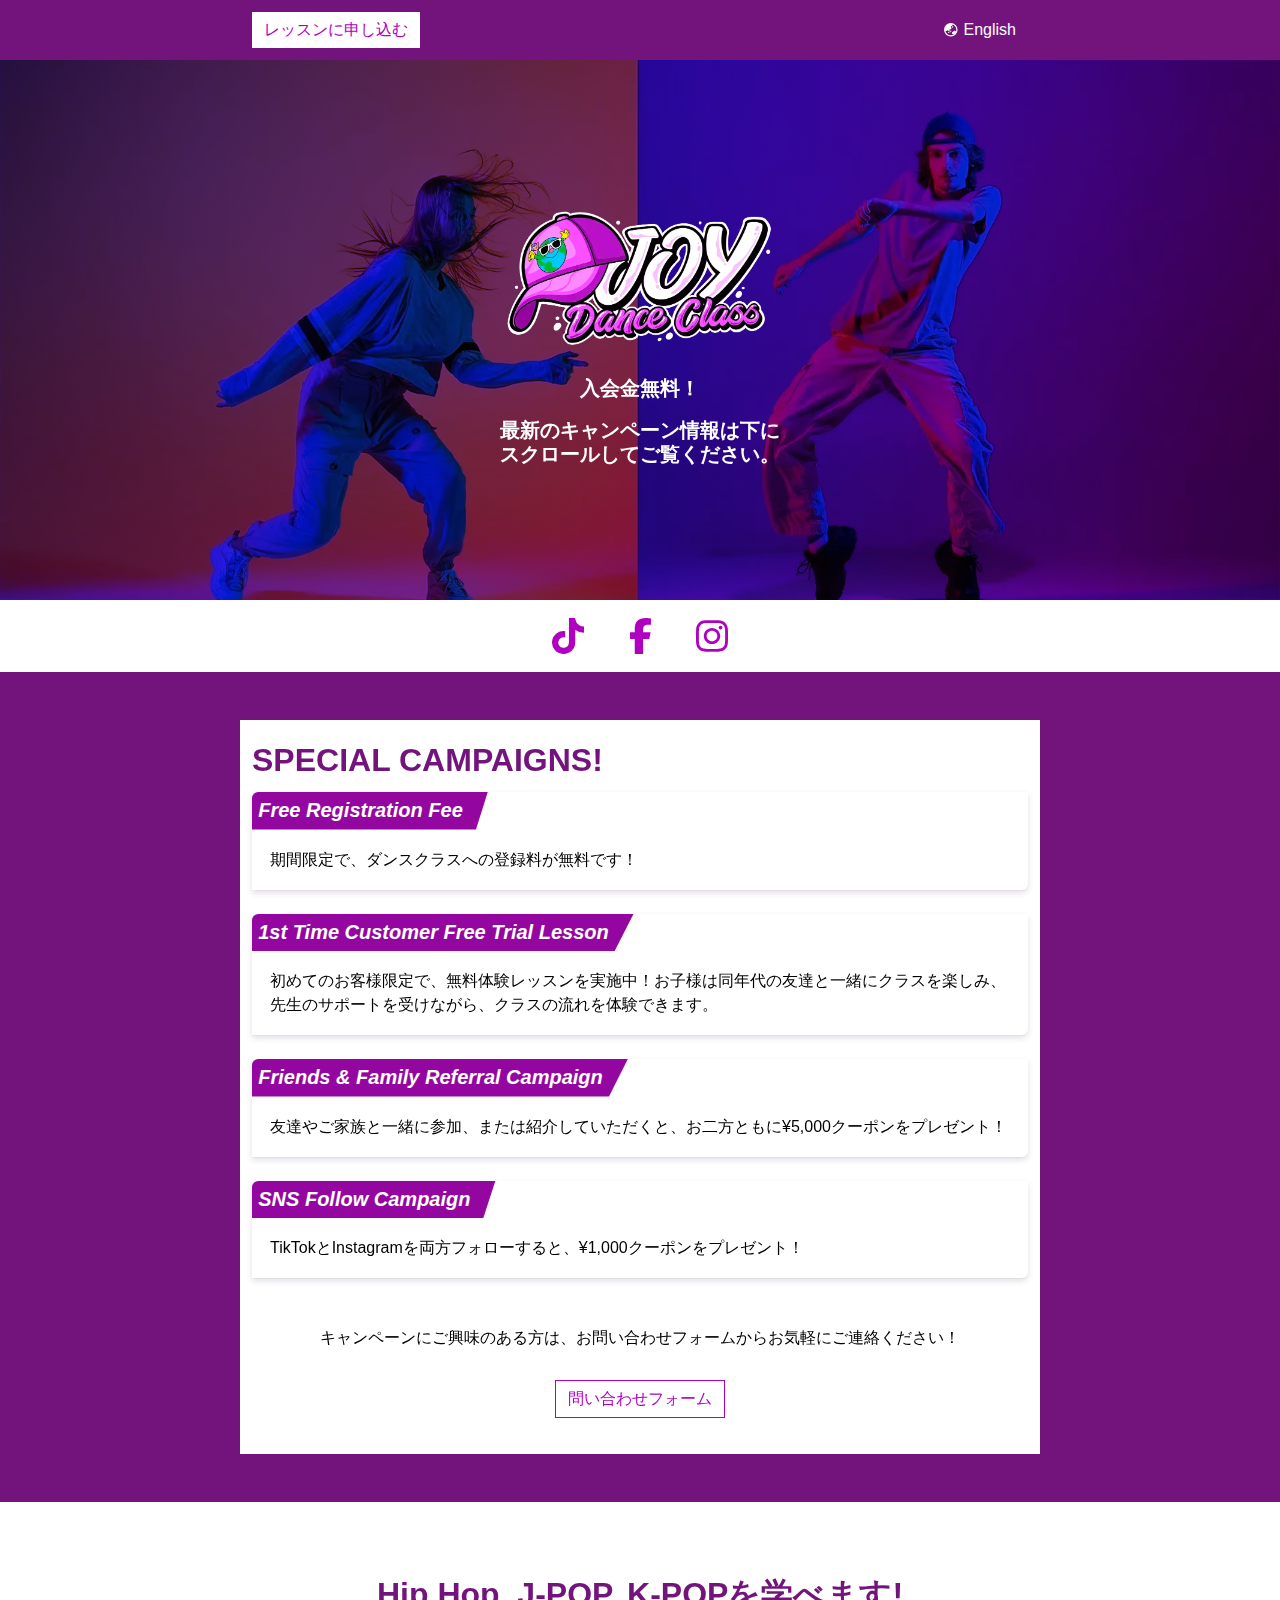
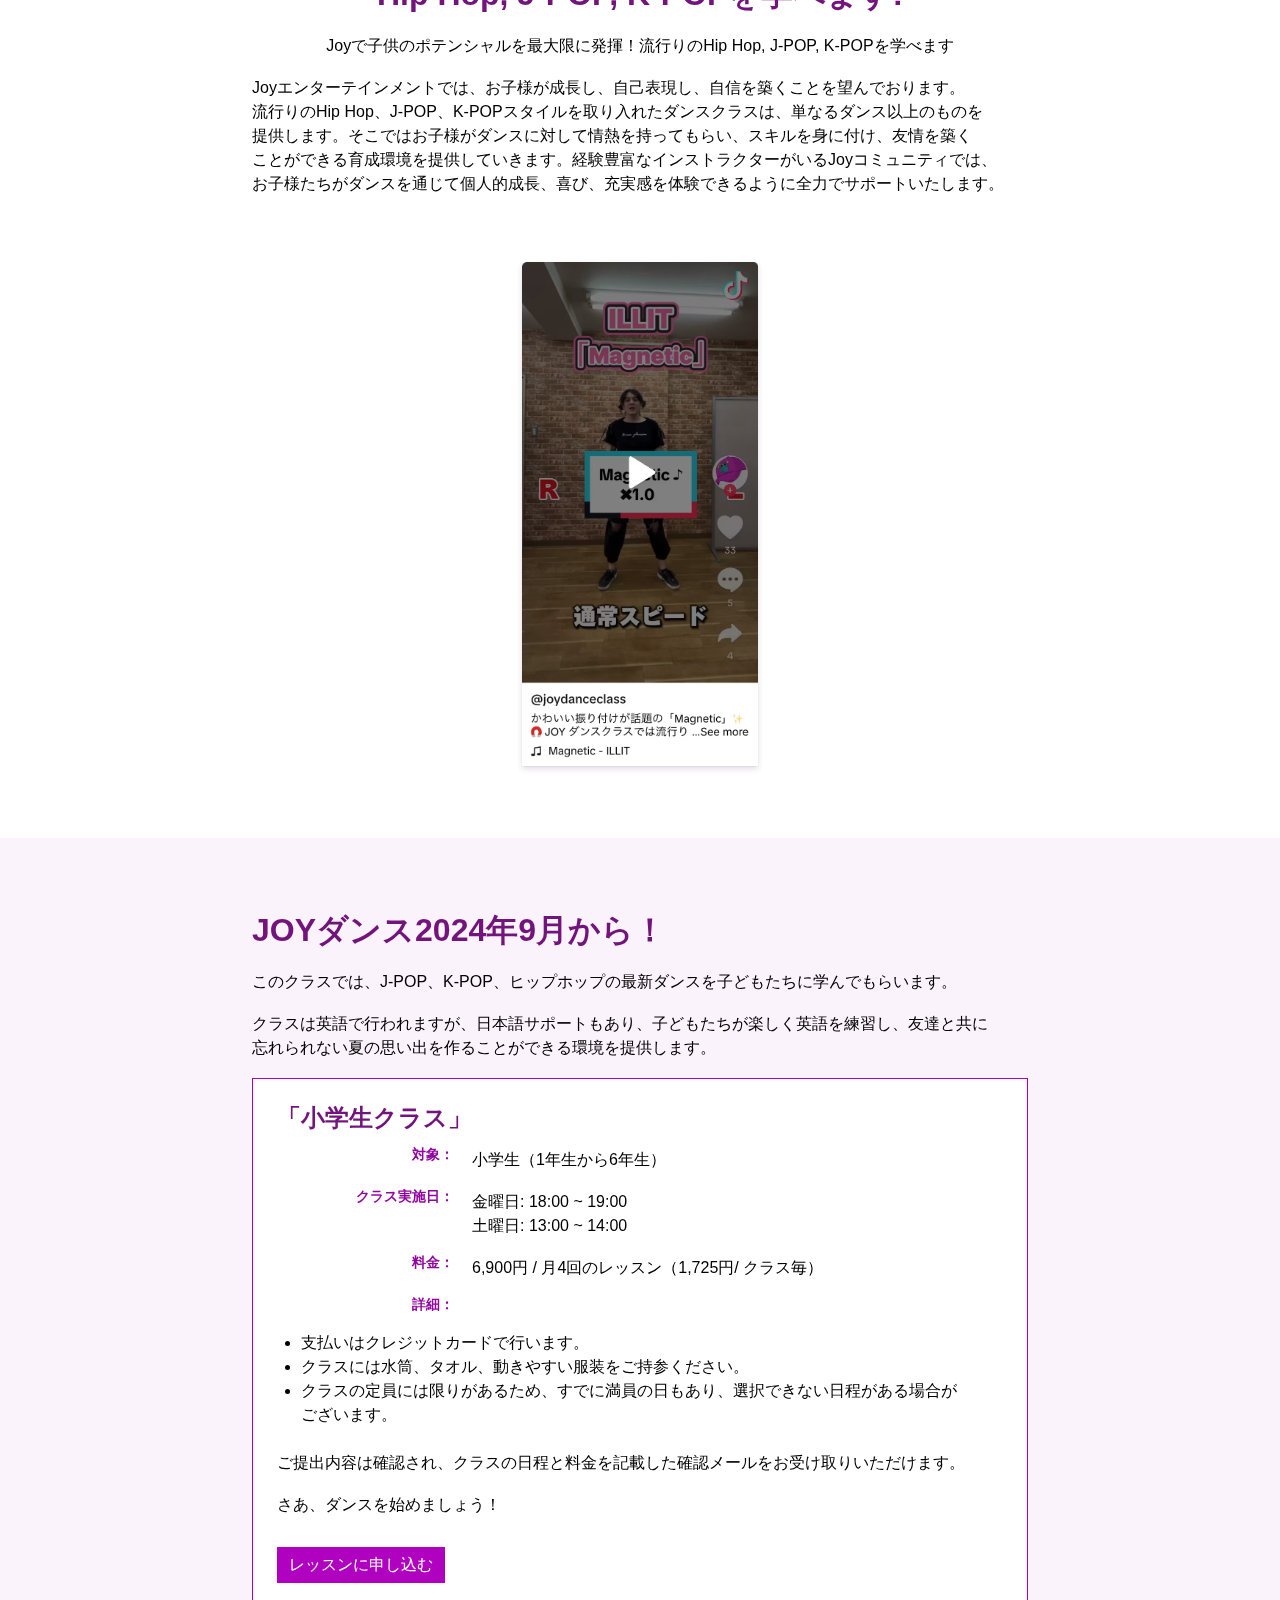
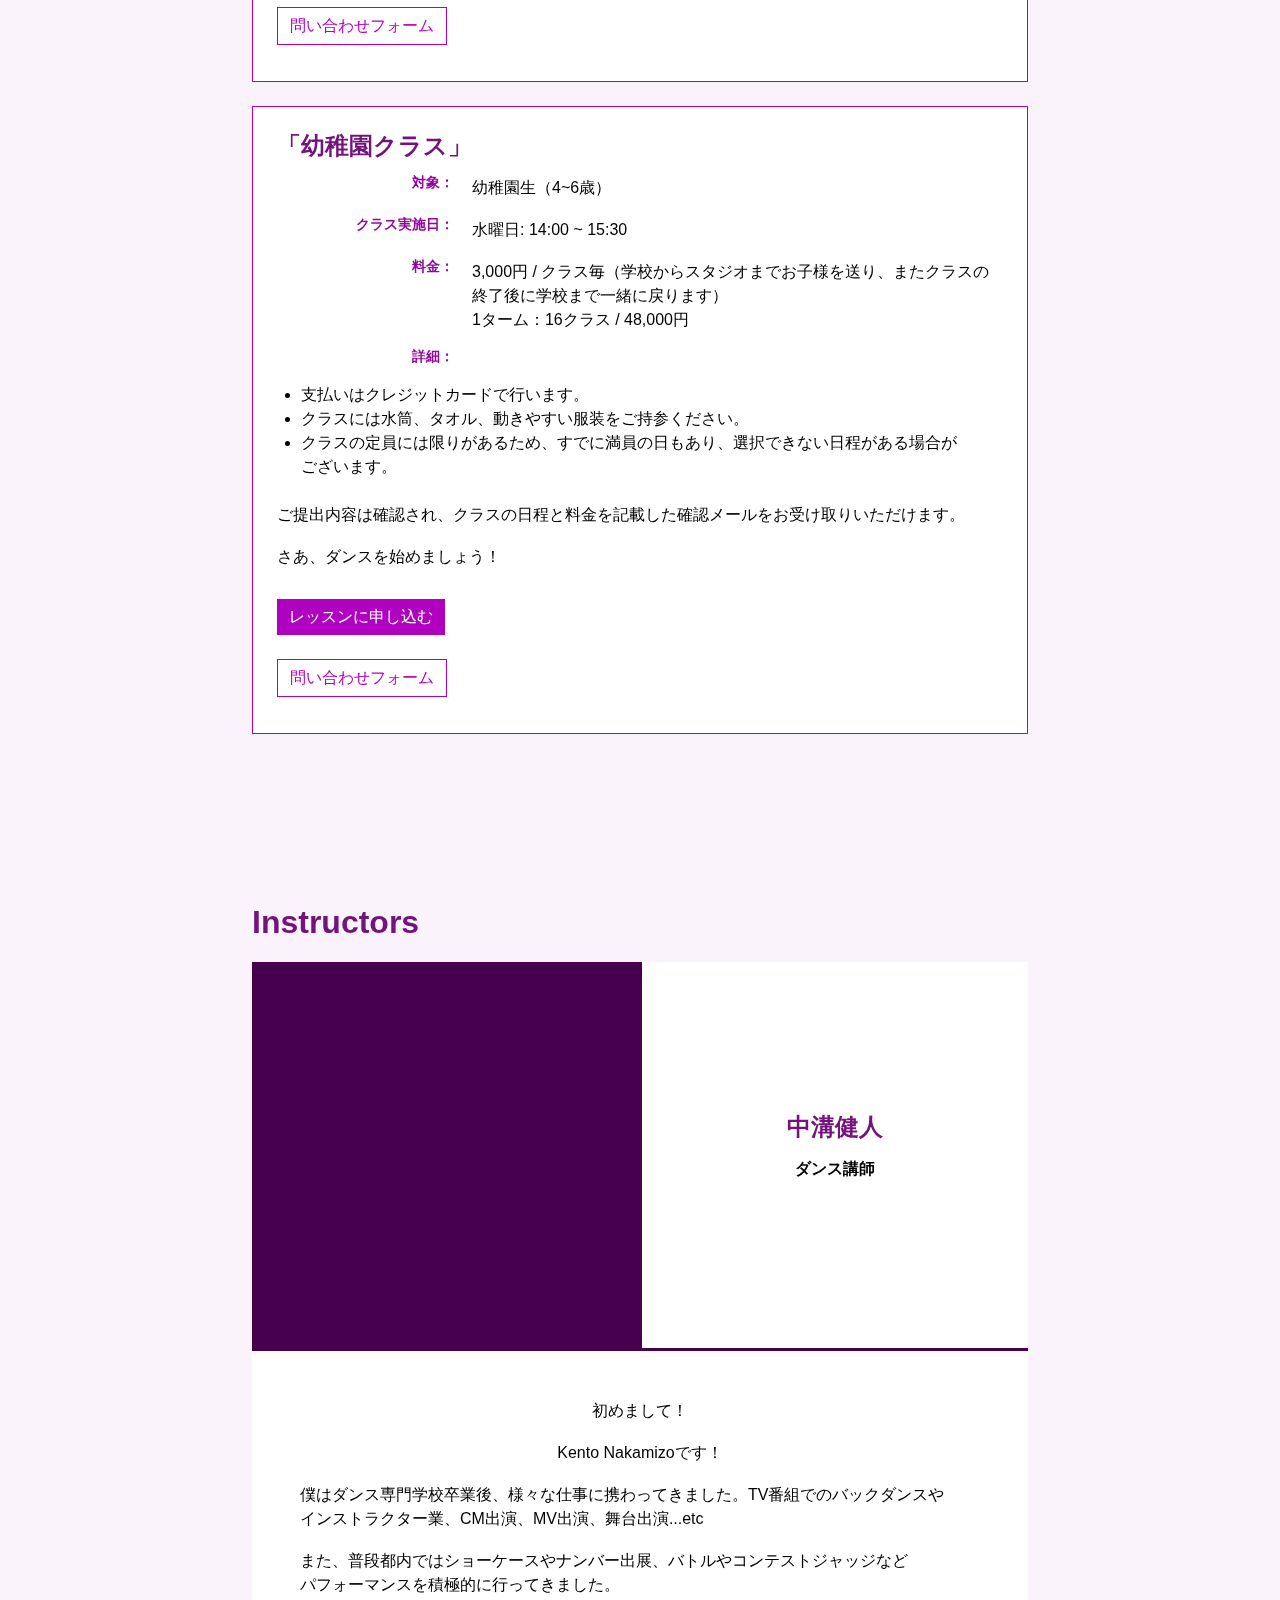
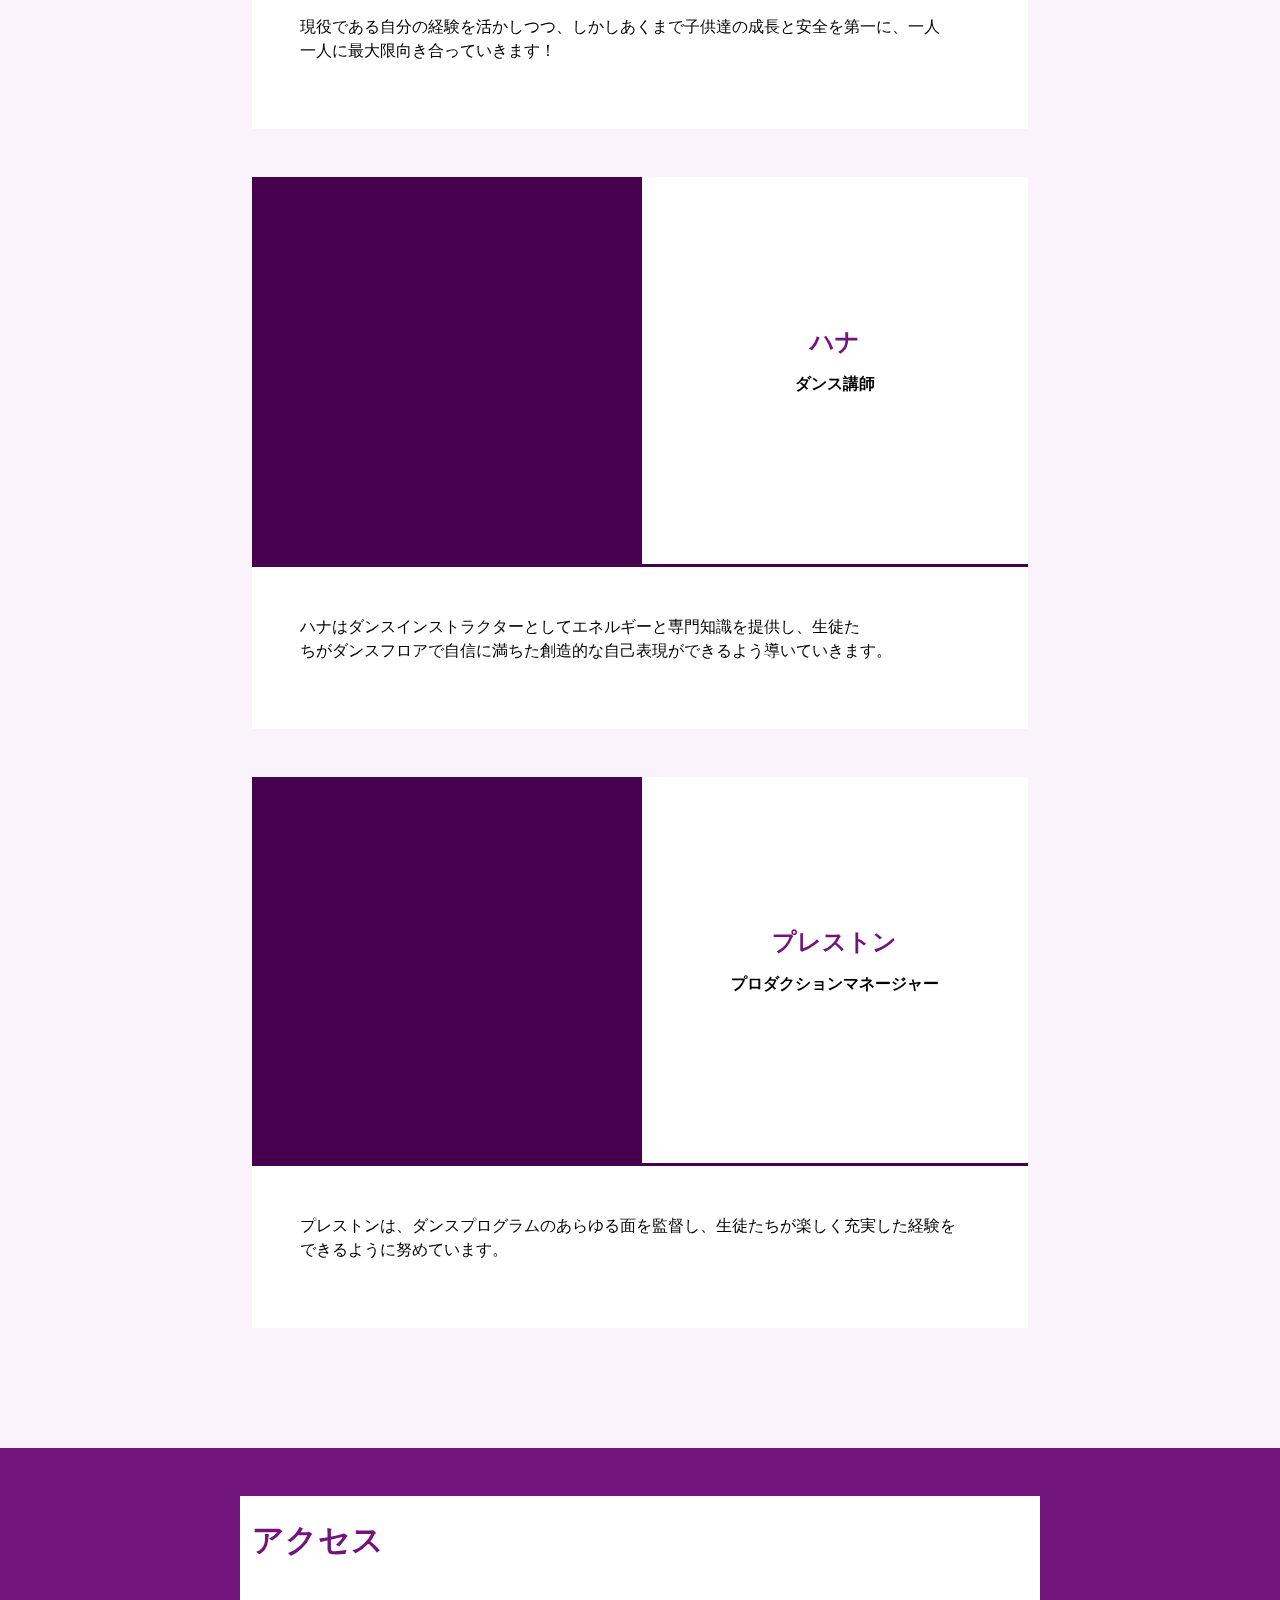
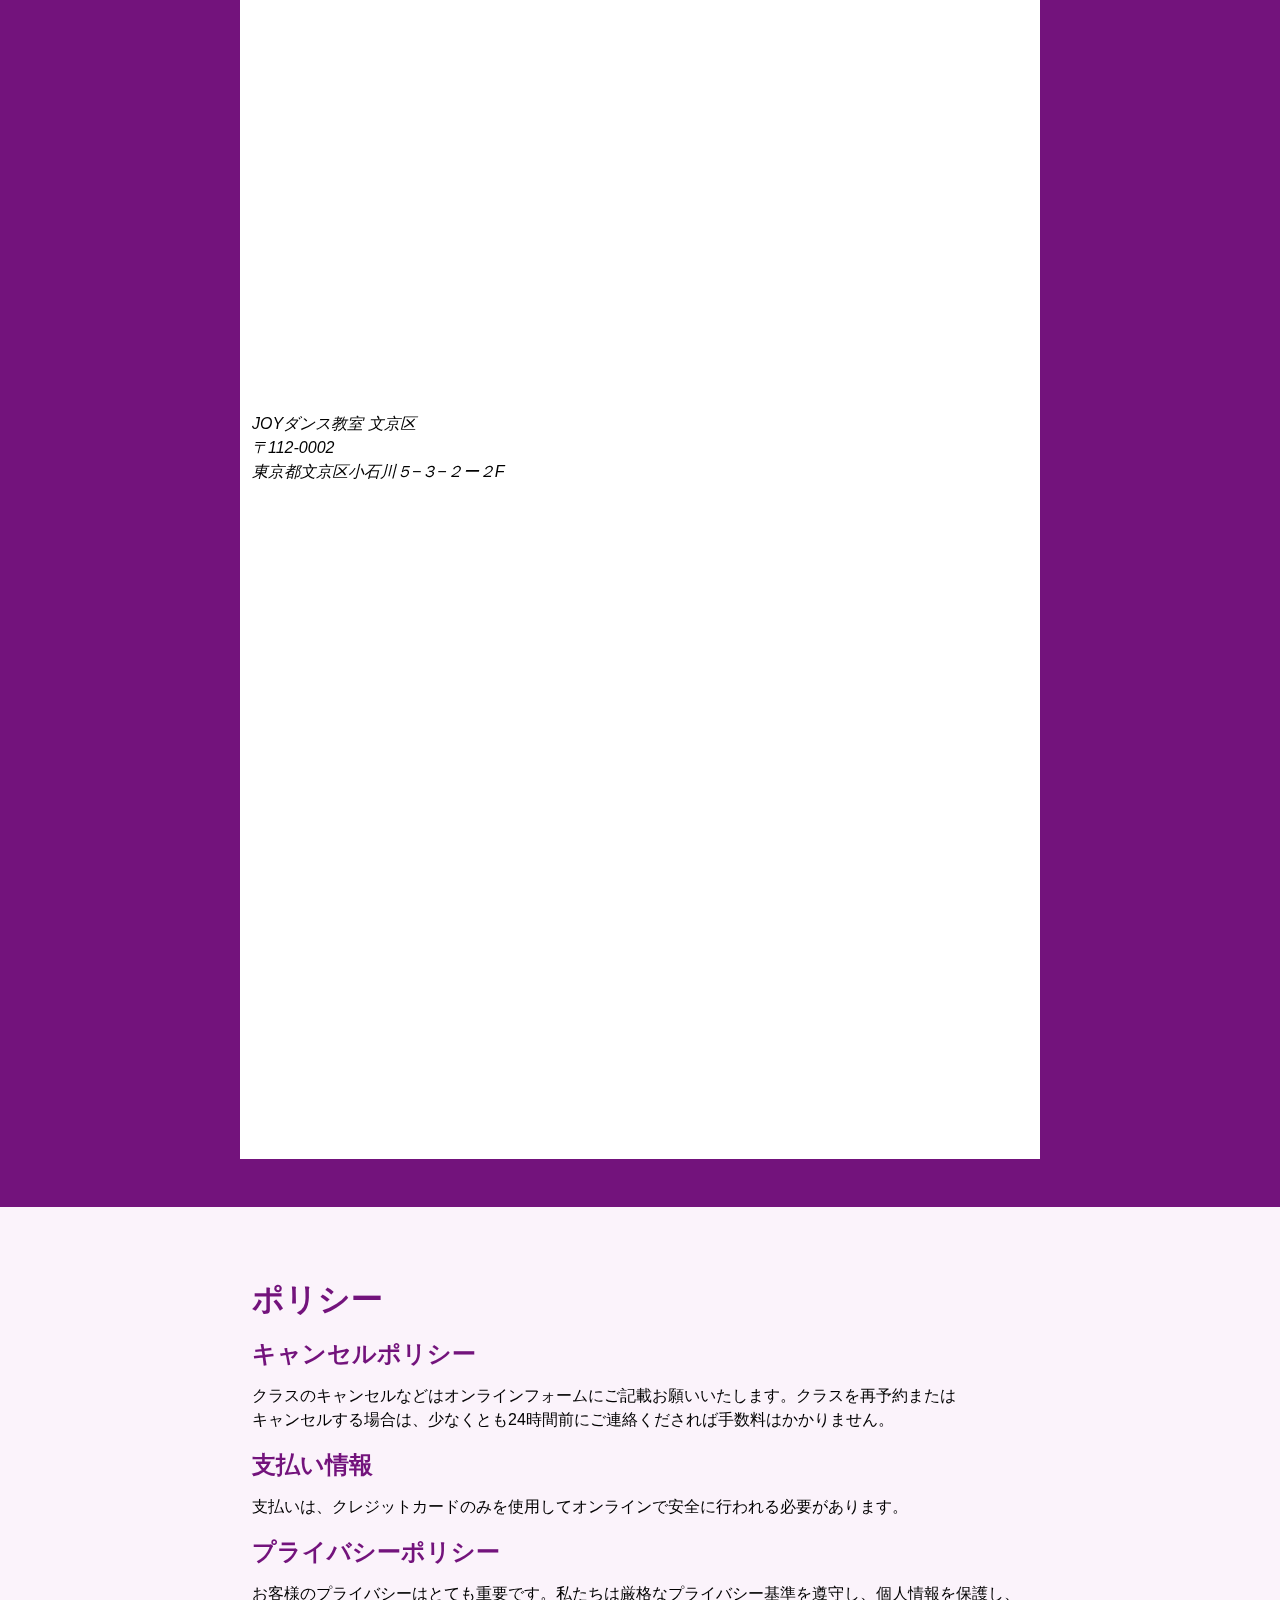
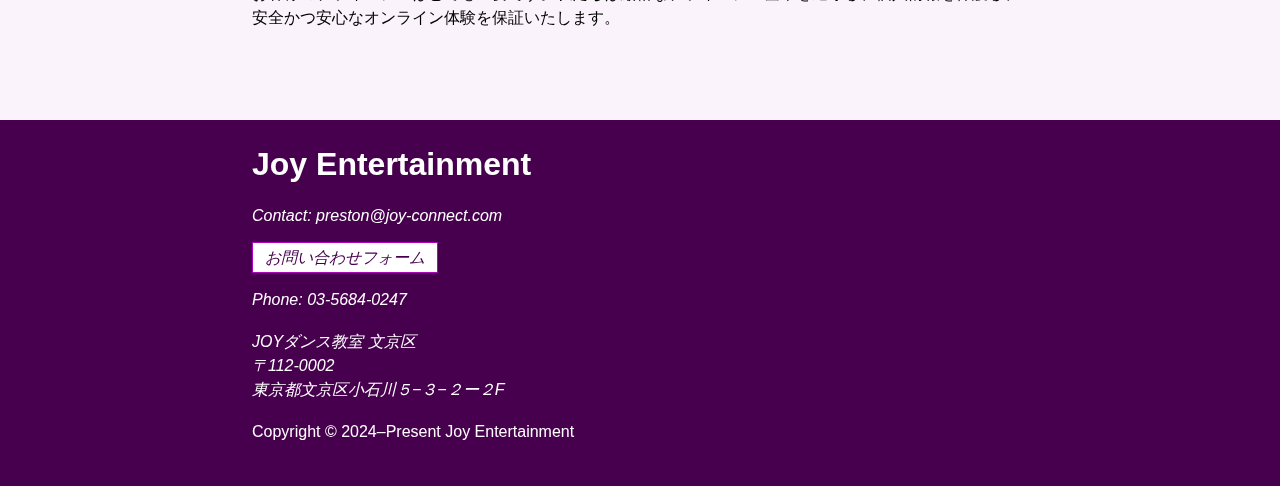
<file: index.html>
<!DOCTYPE html>
<!--Last Updated 20250411 1136-->

<html lang="ja">
  <head>
    <meta charset="utf-8" />
    <title>JOYダンス教室 文京区</title>
    <meta
      content="Joyで子供のポテンシャルを最大限に発揮！流行りのHip Hop, J-POP, K-POPを学べます Joyエンターテインメントでは、お子様が成長し、自己表現し、自信を築くことを望んでおります。流行りのHip Hop、J-POP、K-POPスタイルを取り入れたダンスクラスは、単なるダンス以上のものを提供します。そこではお子様がダンスに対して情熱を持ってもらい、スキルを身に付け、友情を築くことができる育成環境を提供していきます。経験豊富なインストラクターがいるJoyコミュニティでは、お子様たちがダンスを通じて個人的成長、喜び、充実感を体験できるように全力でサポートいたします。"
      name="description"
    />
    <meta content="JOYダンス教室 文京区" property="og:title" />
    <meta
      content="Joyで子供のポテンシャルを最大限に発揮！流行りのHip Hop, J-POP, K-POPを学べます Joyエンターテインメントでは、お子様が成長し、自己表現し、自信を築くことを望んでおります。流行りのHip Hop、J-POP、K-POPスタイルを取り入れたダンスクラスは、単なるダンス以上のものを提供します。そこではお子様がダンスに対して情熱を持ってもらい、スキルを身に付け、友情を築くことができる育成環境を提供していきます。経験豊富なインストラクターがいるJoyコミュニティでは、お子様たちがダンスを通じて個人的成長、喜び、充実感を体験できるように全力でサポートいたします。"
      property="og:description"
    />
    <meta
      content="https://www.kidshiphoptokyo.com/images/joy-dance.png"
      property="og:image"
    />
    <meta content="JOYダンス教室 文京区" property="twitter:title" />
    <meta
      content="Joyで子供のポテンシャルを最大限に発揮！流行りのHip Hop, J-POP, K-POPを学べます Joyエンターテインメントでは、お子様が成長し、自己表現し、自信を築くことを望んでおります。流行りのHip Hop、J-POP、K-POPスタイルを取り入れたダンスクラスは、単なるダンス以上のものを提供します。そこではお子様がダンスに対して情熱を持ってもらい、スキルを身に付け、友情を築くことができる育成環境を提供していきます。経験豊富なインストラクターがいるJoyコミュニティでは、お子様たちがダンスを通じて個人的成長、喜び、充実感を体験できるように全力でサポートいたします。"
      property="twitter:description"
    />
    <meta
      content="https://www.kidshiphoptokyo.com/images/joy-dance.png"
      property="twitter:image"
    />
    <meta property="og:type" content="website" />
    <meta content="summary_large_image" name="twitter:card" />
    <meta content="width=device-width, initial-scale=1" name="viewport" />
    <!-- Fathom - beautiful, simple website analytics -->
    <script
      src="https://cdn.usefathom.com/script.js"
      data-site="ABCMPAXW"
      defer
    ></script>
    <!-- / Fathom -->
    <link
      rel="preload"
      as="image"
      href="/images/kids-hip-hop-dancers.avif"
      type="image/avif"
    />
    <link
      rel="alternate"
      href="https://www.kidshiphoptokyo.com/"
      hreflang="ja"
    />
    <link
      rel="alternate"
      href="https://www.kidshiphoptokyo.com/en/"
      hreflang="en"
    />

    <script type="application/ld+json">
      [
        {
          "@context": "https://schema.org",
          "@type": "LocalBusiness",
          "name": "JOYダンス教室 文京区",
          "@id": "https://www.kidshiphoptokyo.com/#joy-dance-studio",
          "url": "https://www.kidshiphoptokyo.com",
          "telephone": "+81-3-5684-0247",
          "address": {
            "@type": "PostalAddress",
            "streetAddress": "小石川5-3-2 2F",
            "addressLocality": "文京区",
            "addressRegion": "東京都",
            "postalCode": "112-0002",
            "addressCountry": "JP"
          },
          "description": "4歳から高校生までのお子様向けのダンス教室。HIPHOP・J-POP・K-POPなどの人気スタイルで、楽しみながら自信と自己表現力を育てる環境を提供します。",
          "logo": "https://www.kidshiphoptokyo.com/images/joy-dance-logo.webp",
          "sameAs": [
            "https://www.instagram.com/joy_danceclass/",
            "https://www.facebook.com/kidshiphoptokyo/",
            "https://www.tiktok.com/@joydanceclass"
          ]
        },
        {
          "@context": "https://schema.org",
          "@type": "Offer",
          "name": "登録料無料キャンペーン",
          "description": "期間限定で、ダンスクラスへの登録料が無料です！",
          "price": "0",
          "priceCurrency": "JPY",
          "validFrom": "2025-04-09",
          "validThrough": "2025-12-31",
          "availability": "https://schema.org/InStock",
          "seller": {
            "@id": "https://www.kidshiphoptokyo.com/#joy-dance-studio"
          }
        },

        {
          "@context": "https://schema.org",
          "@type": "Offer",
          "name": "初回限定 無料体験レッスン",
          "description": "初めてのお客様限定で、無料体験レッスンを実施中！お子様は同年代の友達と一緒にクラスを楽しみ、先生のサポートを受けながら、クラスの流れを体験できます。",
          "price": "0",
          "priceCurrency": "JPY",
          "validFrom": "2025-04-09",
          "validThrough": "2025-12-31",
          "availability": "https://schema.org/InStock",
          "seller": {
            "@id": "https://www.kidshiphoptokyo.com/#joy-dance-studio"
          }
        },
        {
          "@context": "https://schema.org",
          "@type": "Offer",
          "name": "お友達・ご家族紹介キャンペーン",
          "description": "友達やご家族と一緒に参加、または紹介していただくと、お二方ともに¥5,000クーポンをプレゼント！",
          "price": "0",
          "priceCurrency": "JPY",
          "validFrom": "2025-04-09",
          "validThrough": "2025-12-31",
          "availability": "https://schema.org/InStock",
          "seller": {
            "@id": "https://www.kidshiphoptokyo.com/#joy-dance-studio"
          }
        },
        {
          "@context": "https://schema.org",
          "@type": "Offer",
          "name": "SNSフォローキャンペーン",
          "description": "TikTokとInstagramを両方フォローすると、¥1,000クーポンをプレゼント！",
          "price": "0",
          "priceCurrency": "JPY",
          "validFrom": "2025-04-09",
          "validThrough": "2025-12-31",
          "availability": "https://schema.org/InStock",
          "seller": {
            "@id": "https://www.kidshiphoptokyo.com/#joy-dance-studio"
          }
        }
      ]
    </script>

    <link rel="canonical" href="https://www.kidshiphoptokyo.com/" />
    <link rel="stylesheet" href="/style.css" />

    <link href="/favicon.png" rel="shortcut icon" type="image/x-icon" />
    <link href="/images/webclip.png" rel="apple-touch-icon" />
    <meta name="theme-color" content="#73137c" />
  </head>

  <body>
    <a href="#main-content" class="skip-link">メインコンテンツへスキップ</a>
    <section class="top-nav-wrap">
      <nav>
        <ul>
          <li class="button lesson-button">
            <a href="https://forms.good-schools.jp/joy-dance-studio"
              >レッスンに申し込む</a
            >
          </li>
          <li class="button language-toggle">
            <a href="https://www.kidshiphoptokyo.com/en/" lang="en"
              ><svg
                xmlns="http://www.w3.org/2000/svg"
                viewBox="0 0 512 512"
                height="100%"
                weight="100%"
              >
                <!--!Font Awesome Pro 6.7.2 by @fontawesome - https://fontawesome.com License - https://fontawesome.com/license (Commercial License) Copyright 2025 Fonticons, Inc.-->
                <path
                  d="M464 256c0-90.7-58.1-167.9-139.1-196.3l-16.4 40.9c-2.9 7.2-9 12.5-16.5 14.4l-17 4.3c-16.7 4.2-23.7 24-13.4 37.7l16.1 21.5c6.1 8.1 6.4 19.2 .8 27.7l-10.7 16.1C260.5 233.3 248 240 234.6 240l-2.3 0c-16.1 0-27.6 15.5-23 30.9l6 19.9c4.4 14.6-6.5 29.2-21.7 29.2c-10.7 0-20.6-6.1-25.4-15.7l-9.3-18.5c-7.3-14.7-26.9-17.8-38.4-6.2l-15.4 15.4c-5.7 5.7-13.8 8.1-21.7 6.6l-31.7-6.3C70 391.3 154.5 464 256 464c48.1 0 92.3-16.3 127.5-43.7l-5.9-4.3L359 422.9c-19.8 7.4-41.8-1.9-50.4-21.1L303 389.4c-8.5-18.9-1.1-41.2 17-51.3L356.2 318c2.3-1.3 4.3-3.1 5.7-5.3l6.1-9.5c6-9.4 16.4-15.1 27.6-15.1s21.6 5.7 27.6 15.1l2 3.1c3.7 5.8 10.8 8.6 17.5 6.7l14.6-4.1c4.4-16.9 6.8-34.5 6.8-52.8zM0 256a256 256 0 1 1 512 0A256 256 0 1 1 0 256zm163.9 80.5l32 8c8.6 2.1 13.8 10.8 11.6 19.4s-10.8 13.8-19.4 11.6l-32-8c-8.6-2.1-13.8-10.8-11.6-19.4s10.8-13.8 19.4-11.6zm84.2 11c-8.6-2.1-13.8-10.8-11.6-19.4l8-32c2.1-8.6 10.8-13.8 19.4-11.6s13.8 10.8 11.6 19.4l-8 32c-2.1 8.6-10.8 13.8-19.4 11.6zM350.3 135.2l-16 32c-4 7.9-13.6 11.1-21.5 7.2s-11.1-13.6-7.2-21.5l16-32c4-7.9 13.6-11.1 21.5-7.2s11.1 13.6 7.2 21.5z"
                />
              </svg>
              English</a
            >
          </li>
        </ul>
      </nav>
    </section>
    <header>
      <aside aria-label="キャンペーンのお知らせ">
        <div class="gradient-overlay"></div>
        <img
          src="/images/joy-dance-logo.avif"
          alt="Joy Dance Studio Logo"
          width="500"
          height="333"
        />
        <p>入会金無料！</p>
        <p>最新のキャンペーン情報は下に<br />スクロールしてご覧ください。</p>
      </aside>
      <nav aria-label="ソーシャルメディアリンク" class="social-links">
        <ul>
          <li>
            <a
              href="https://www.tiktok.com/@joydanceclass"
              data-social="tiktok"
              aria-label="TikTok"
            >
            </a>
          </li>
          <li>
            <a
              href="https://www.facebook.com/kidshiphoptokyo/"
              data-social="facebook"
              aria-label="Facebook"
            >
            </a>
          </li>
          <li>
            <a
              href="https://www.instagram.com/joy_danceclass/"
              data-social="instagram"
              aria-label="Instagram"
            >
            </a>
          </li>
        </ul>
      </nav>
    </header>
    <main id="main-content">
      <!-- Special Campaigns -->
      <section class="campaigns">
        <div class="container">
          <h2 aria-label="特別キャンペーン" lang="en">SPECIAL CAMPAIGNS!</h2>

          <ul class="campaign-list">
            <li>
              <h3 aria-label="登録料無料キャンペーン" lang="en">
                Free Registration Fee
              </h3>
              <p>期間限定で、ダンスクラスへの登録料が無料です！</p>
            </li>

            <li>
              <h3 aria-label="初回限定 無料体験レッスン" lang="en">
                1st Time Customer Free Trial Lesson
              </h3>
              <p>
                初めてのお客様限定で、無料体験レッスンを実施中！お子様は同年代の友達と一緒にクラスを楽しみ、先生のサポートを受けながら、クラスの流れを体験できます。
              </p>
            </li>

            <li>
              <h3 aria-label="お友達・ご家族紹介キャンペーン" lang="en">
                Friends & Family Referral Campaign
              </h3>
              <p>
                友達やご家族と一緒に参加、または紹介していただくと、お二方ともに¥5,000クーポンをプレゼント！
              </p>
            </li>

            <li>
              <h3 aria-label="SNSフォローキャンペーン" lang="en">
                SNS Follow Campaign
              </h3>
              <p>
                TikTokとInstagramを両方フォローすると、¥1,000クーポンをプレゼント！
              </p>
            </li>
          </ul>
          <footer>
            <p>
              キャンペーンにご興味のある方は、お問い合わせフォームからお気軽にご連絡ください！
            </p>
            <a
              href="https://forms.good-schools.jp/joy-dance-studio"
              class="button otoiawase"
              >問い合わせフォーム</a
            >
          </footer>
        </div>
      </section>
      <!-- About Joy Dance Studio -->
      <section class="about">
        <div class="container">
          <h1>Hip Hop, J-POP, K-POPを学べます!</h1>
          <p>
            Joyで子供のポテンシャルを最大限に発揮！流行りのHip Hop, J-POP,
            K-POPを学べます
          </p>

          <p>
            Joyエンターテインメントでは、お子様が成長し、自己表現し、自信を築くことを望んでおります。流行りのHip
            Hop、J-POP、K-POPスタイルを取り入れたダンスクラスは、単なるダンス以上のものを提供します。そこではお子様がダンスに対して情熱を持ってもらい、スキルを身に付け、友情を築くことができる育成環境を提供していきます。経験豊富なインストラクターがいるJoyコミュニティでは、お子様たちがダンスを通じて個人的成長、喜び、充実感を体験できるように全力でサポートいたします。
          </p>
          <!-- Tiktok Embed -->
          <div class="jd-tiktok-embed">
            <a
              href="https://www.tiktok.com/@joydanceclass/video/7374714954781347088"
            >
              <img src="/images/tiktok.avif" height="1375" width="642"
            /></a>
          </div>
        </div>
      </section>

      <!-- Class Details -->
      <section class="class-details">
        <div class="container">
          <h2>JOYダンス2024年9月から！</h2>
          <p>
            このクラスでは、J-POP、K-POP、ヒップホップの最新ダンスを子どもたちに学んでもらいます。
          </p>

          <p>
            クラスは英語で行われますが、日本語サポートもあり、子どもたちが楽しく英語を練習し、友達と共に忘れられない夏の思い出を作ることができる環境を提供します。
          </p>
          <article>
            <h3>「小学生クラス」</h3>

            <dl>
              <dt>対象：</dt>
              <dd>小学生（1年生から6年生）</dd>

              <dt>クラス実施日：</dt>
              <dd>
                <ul>
                  <li>金曜日: 18:00 ~ 19:00</li>
                  <li>土曜日: 13:00 ~ 14:00</li>
                </ul>
              </dd>

              <dt>料金：</dt>
              <dd>6,900円 / 月4回のレッスン（1,725円/ クラス毎）</dd>

              <dt>詳細：</dt>
              <dd class="details">
                <ul>
                  <li>支払いはクレジットカードで行います。</li>
                  <li>
                    クラスには水筒、タオル、動きやすい服装をご持参ください。
                  </li>
                  <li>
                    クラスの定員には限りがあるため、すでに満員の日もあり、選択できない日程がある場合がございます。
                  </li>
                </ul>
              </dd>
            </dl>

            <footer>
              <p>
                ご提出内容は確認され、クラスの日程と料金を記載した確認メールをお受け取りいただけます。
              </p>
              <p>さあ、ダンスを始めましょう！</p>
              <a
                class="button signup"
                href="https://forms.good-schools.jp/joy-dance-studio"
                >レッスンに申し込む</a
              >
              <a
                class="button otoiawase"
                href="https://forms.good-schools.jp/joy-dance-studio"
                >問い合わせフォーム</a
              >
            </footer>
          </article>
          <article>
            <h3>「幼稚園クラス」</h3>
            <dl>
              <dt>対象：</dt>
              <dd>幼稚園生（4~6歳）</dd>

              <dt>クラス実施日：</dt>
              <dd>
                <ul>
                  <li>水曜日: 14:00 ~ 15:30</li>
                </ul>
              </dd>

              <dt>料金：</dt>
              <dd>
                <ul>
                  <li>
                    3,000円 /
                    クラス毎（学校からスタジオまでお子様を送り、またクラスの終了後に学校まで一緒に戻ります）
                  </li>
                  <li>1ターム：16クラス / 48,000円</li>
                </ul>
              </dd>

              <dt>詳細：</dt>
              <dd class="details">
                <ul>
                  <li>支払いはクレジットカードで行います。</li>
                  <li>
                    クラスには水筒、タオル、動きやすい服装をご持参ください。
                  </li>
                  <li>
                    クラスの定員には限りがあるため、すでに満員の日もあり、選択できない日程がある場合がございます。
                  </li>
                </ul>
              </dd>
            </dl>
            <footer>
              <p>
                ご提出内容は確認され、クラスの日程と料金を記載した確認メールをお受け取りいただけます。
              </p>
              <p>さあ、ダンスを始めましょう！</p>
              <a
                class="button signup"
                href="https://forms.good-schools.jp/joy-dance-studio"
                >レッスンに申し込む</a
              >
              <a
                class="button otoiawase"
                href="https://forms.good-schools.jp/joy-dance-studio"
                >問い合わせフォーム</a
              >
            </footer>
          </article>
        </div>
      </section>
      <!-- Instructors -->
      <section class="instructors">
        <div class="container">
          <h2>Instructors</h2>

          <article>
            <div class="bio">
              <img
                src="/images/nakamizo-kento.avif"
                alt="ダンス講師の中溝健人"
                loading="lazy"
                width="1000"
                height="1000"
              />
              <section class="instructor-name">
                <h3>中溝健人</h3>
                <p><strong>ダンス講師</strong></p>
              </section>
            </div>
            <section class="introduction">
              <p>初めまして！</p>
              <p><span lang="en">Kento Nakamizo</span>です！</p>
              <p>
                僕はダンス専門学校卒業後、様々な仕事に携わってきました。TV番組でのバックダンスやインストラクター業、CM出演、MV出演、舞台出演...etc
              </p>
              <p>
                また、普段都内ではショーケースやナンバー出展、バトルやコンテストジャッジなどパフォーマンスを積極的に行ってきました。
              </p>
              <p>
                現役である自分の経験を活かしつつ、しかしあくまで子供達の成長と安全を第一に、一人一人に最大限向き合っていきます！
              </p>
            </section>
          </article>

          <article>
            <div class="bio">
              <img
                src="/images/hana-dance-instructor.avif"
                alt="ダンス講師のハナ"
                loading="lazy"
                width="1000"
                height="1000"
              />

              <section class="instructor-name">
                <h3>ハナ</h3>
                <p><strong>ダンス講師</strong></p>
              </section>
            </div>
            <section class="introduction">
              <p>
                ハナはダンスインストラクターとしてエネルギーと専門知識を提供し、生徒たちがダンスフロアで自信に満ちた創造的な自己表現ができるよう導いていきます。
              </p>
            </section>
          </article>

          <article>
            <div class="bio">
              <img
                src="/images/preston-director.avif"
                alt="プロダクションマネージャーのプレストン"
                loading="lazy"
                width="1000"
                height="1000"
              />
              <section class="instructor-name">
                <h3>プレストン</h3>
                <p><strong>プロダクションマネージャー</strong></p>
              </section>
            </div>
            <section class="introduction">
              <p>
                プレストンは、ダンスプログラムのあらゆる面を監督し、生徒たちが楽しく充実した経験をできるように努めています。
              </p>
            </section>
          </article>
        </div>
      </section>
      <!-- Access -->
      <section class="access">
        <div class="container">
          <h2>アクセス</h2>
          <img
            src="/images/joy-studio-dance-space.avif"
            alt="鏡と木の床があるJOYダンススタジオの室内"
            loading="lazy"
            width="1200"
            height="630"
          />
          <div class="location">
            <address>
              JOYダンス教室 文京区<br />
              〒112-0002<br />
              東京都文京区小石川５−３−２ー２F
            </address>
            <img
              class="map"
              src="/images/joy-studios-map.avif"
              alt="東京都文京区にあるJOYダンススタジオの地図"
              loading="lazy"
              width="1000"
              height="644"
            />
          </div>
          <iframe
            src="https://www.google.com/maps/embed?pb=!1m14!1m8!1m3!1d809.8492573259814!2d139.739053!3d35.716453!3m2!1i1024!2i768!4f13.1!3m3!1m2!1s0x60188dae82a8fb87%3A0x769dd1a6f077b19!2sJoy%20Studios!5e0!3m2!1sen!2sjp!4v1744170027984!5m2!1sen!2sjp"
            width="600"
            height="450"
            style="border: 0"
            allowfullscreen=""
            loading="lazy"
            referrerpolicy="no-referrer-when-downgrade"
          ></iframe>
        </div>
      </section>
      <!-- Policies -->
      <section>
        <div class="container">
          <h2>ポリシー</h2>

          <article>
            <h3>キャンセルポリシー</h3>
            <p>
              クラスのキャンセルなどはオンラインフォームにご記載お願いいたします。クラスを再予約またはキャンセルする場合は、少なくとも24時間前にご連絡くだされば手数料はかかりません。
            </p>
          </article>

          <article>
            <h3>支払い情報</h3>
            <p>
              支払いは、クレジットカードのみを使用してオンラインで安全に行われる必要があります。
            </p>
          </article>

          <article>
            <h3>プライバシーポリシー</h3>
            <p>
              お客様のプライバシーはとても重要です。私たちは厳格なプライバシー基準を遵守し、個人情報を保護し、安全かつ安心なオンライン体験を保証いたします。
            </p>
          </article>
        </div>
      </section>
    </main>
    <footer>
      <div class="container">
        <h2>Joy Entertainment</h2>

        <address>
          <p>
            Contact:
            <a href="mailto:preston@joy-connect.com">preston@joy-connect.com</a>
          </p>
          <p>
            <a
              class="button otoiawase"
              href="https://forms.good-schools.jp/joy-dance-studio"
              >お問い合わせフォーム</a
            >
          </p>
          <p>Phone: <a href="tel:0356840247">03-5684-0247</a></p>

          <p>
            JOYダンス教室 文京区<br />
            〒112-0002<br />
            東京都文京区小石川５−３−２ー２F
          </p>
        </address>

        <p>Copyright © 2024–Present Joy Entertainment</p>
      </div>
    </footer>
  </body>
</html>
</file>
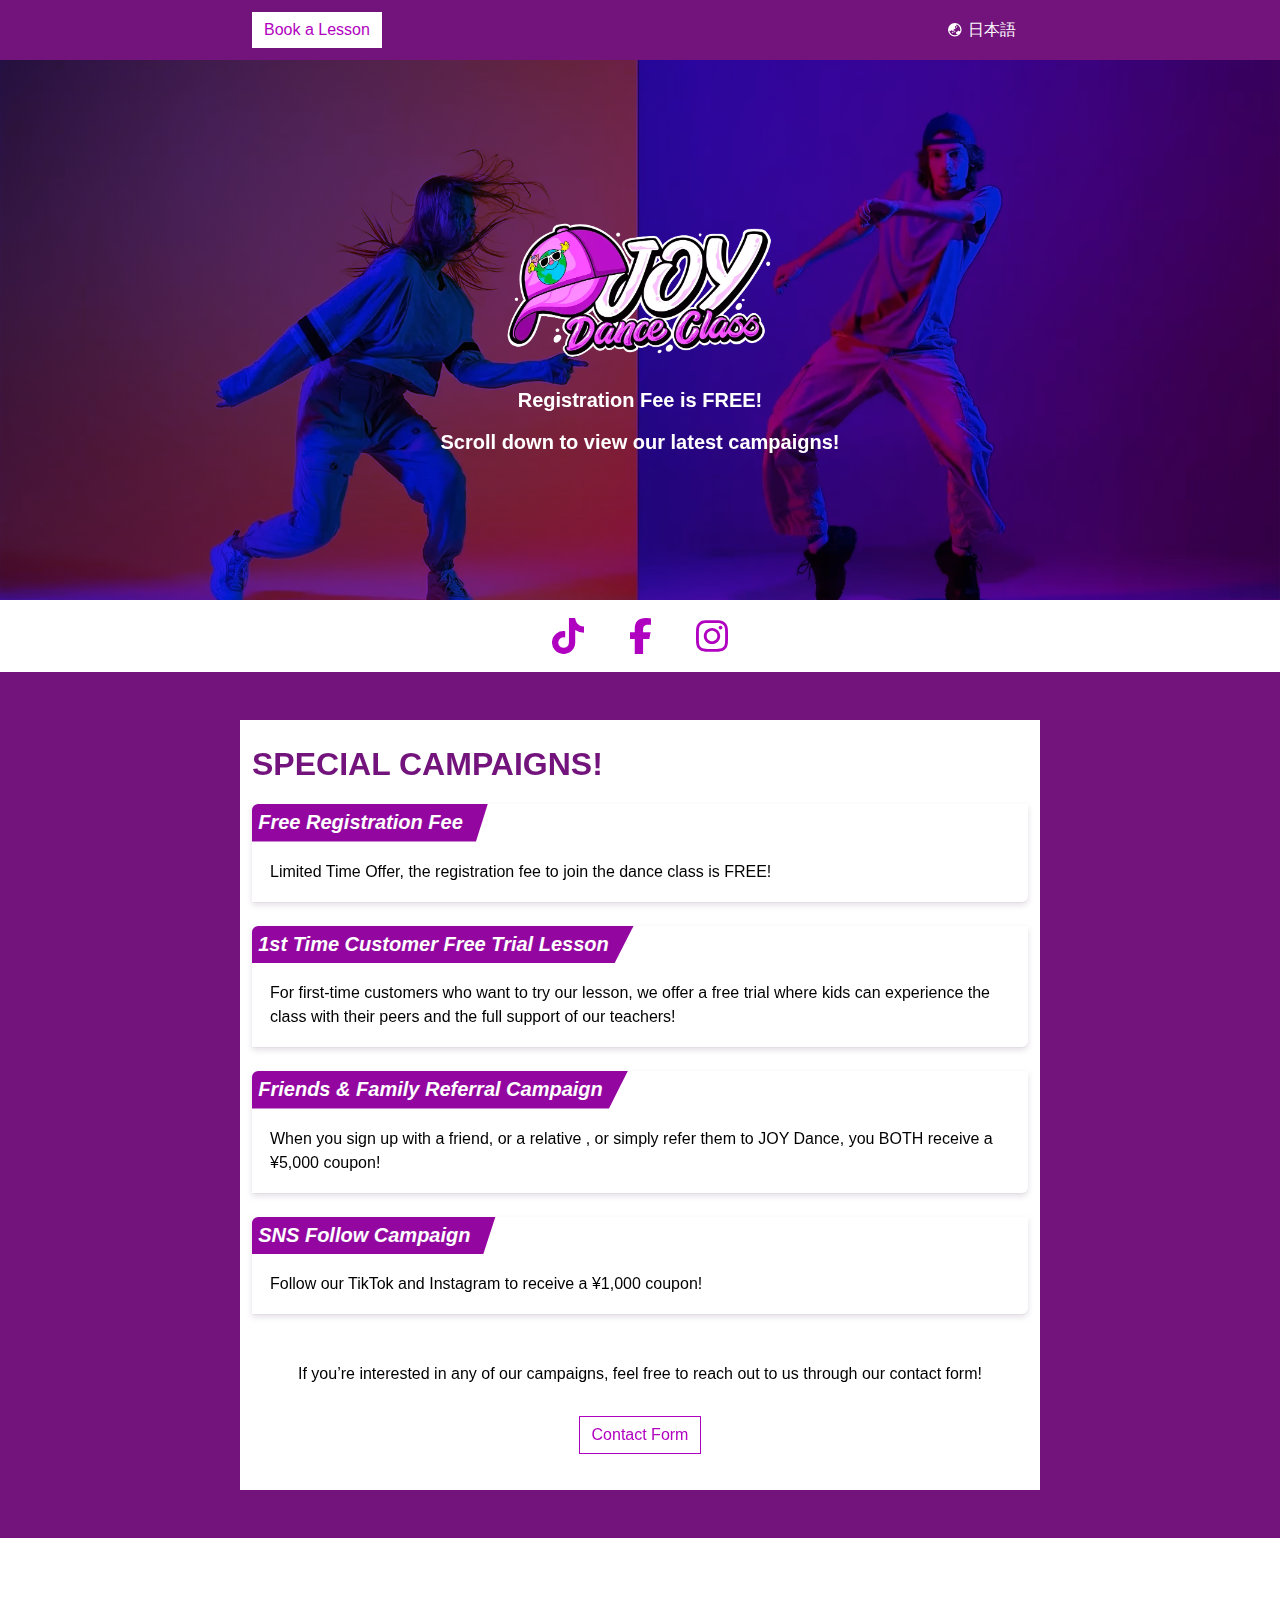
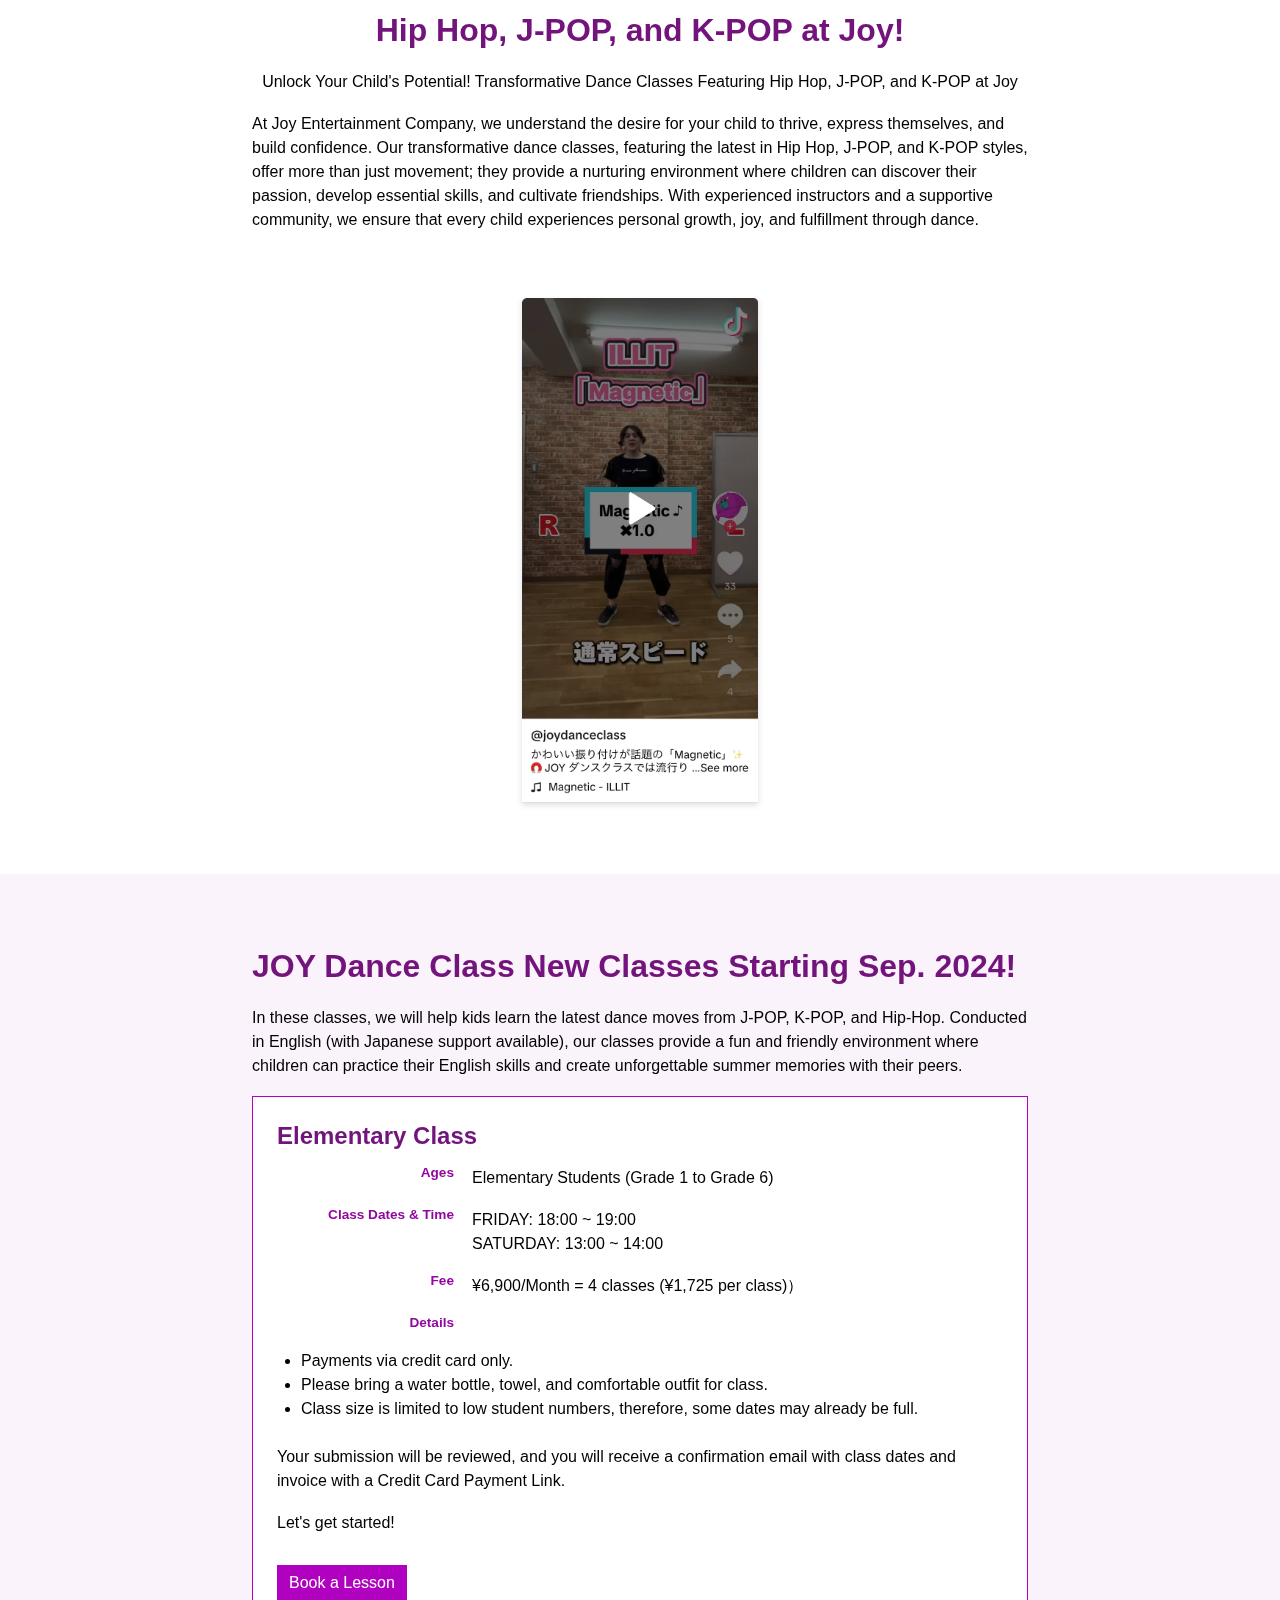
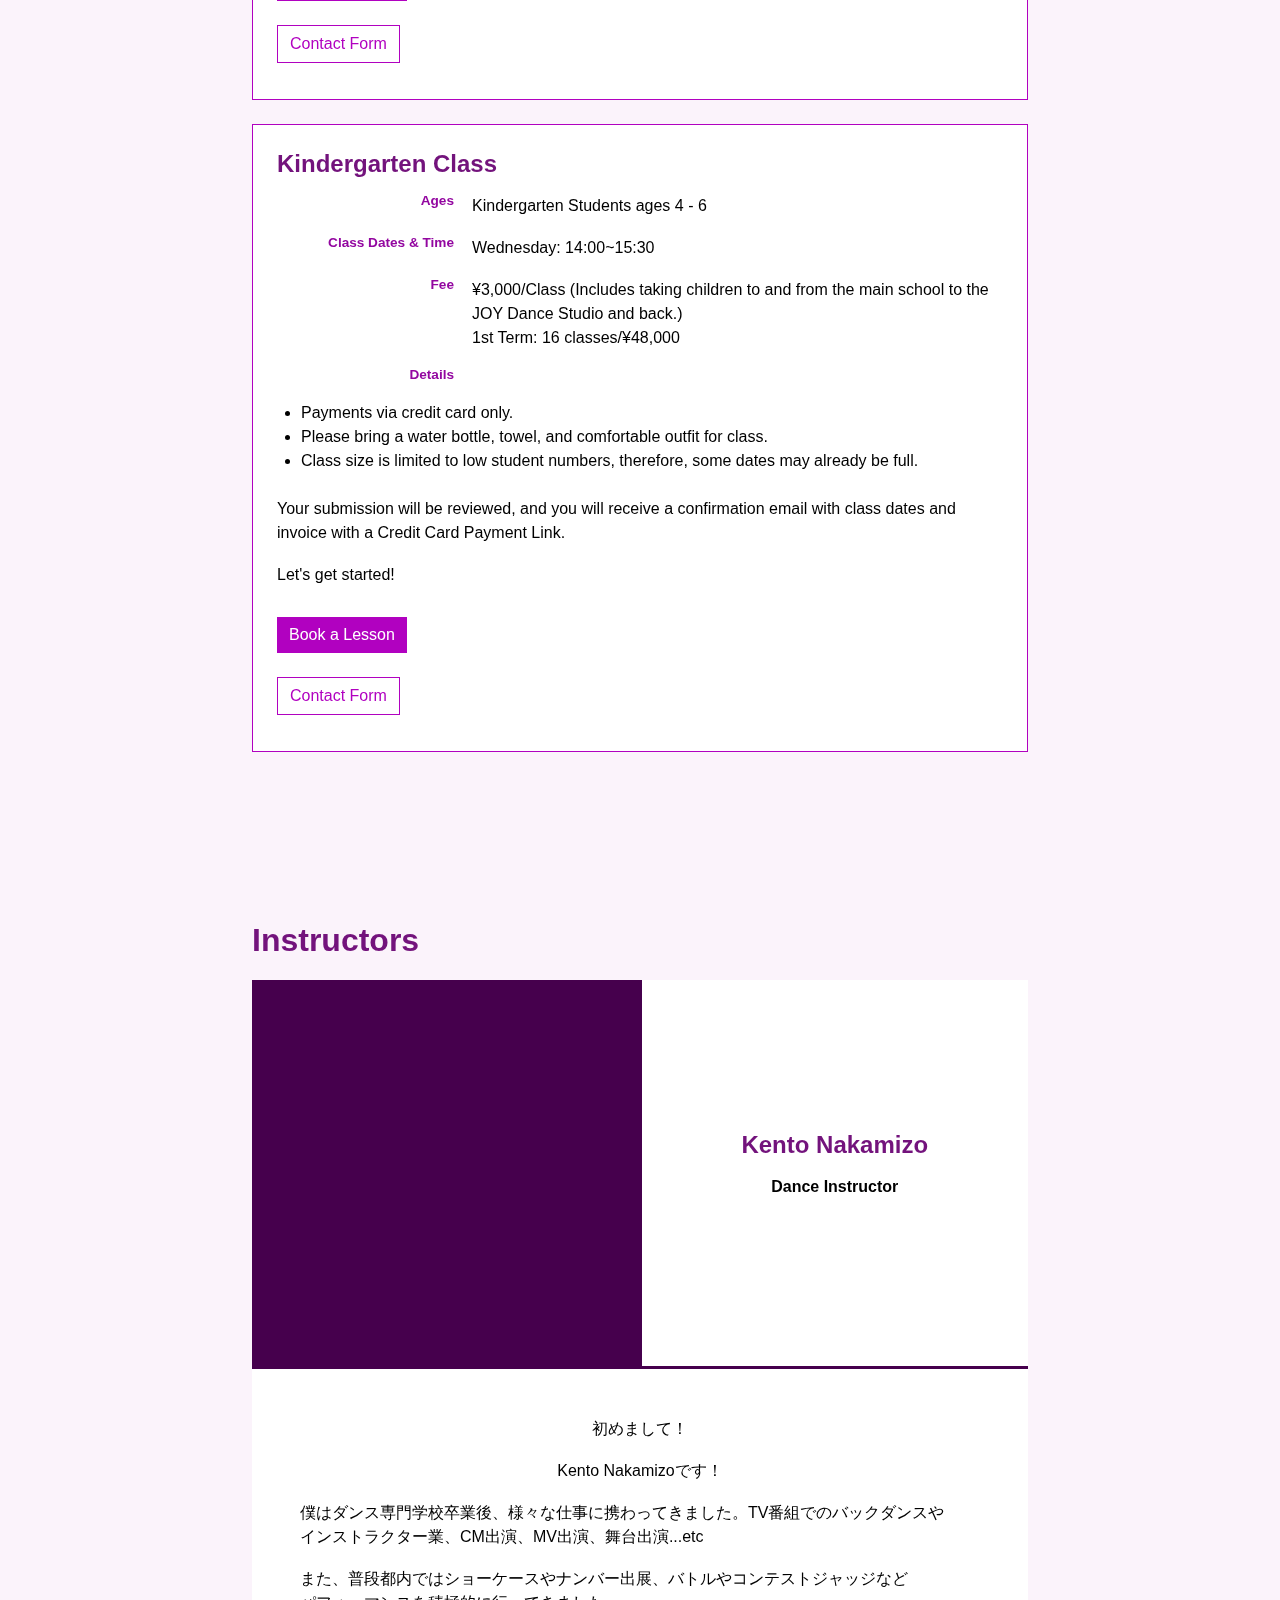
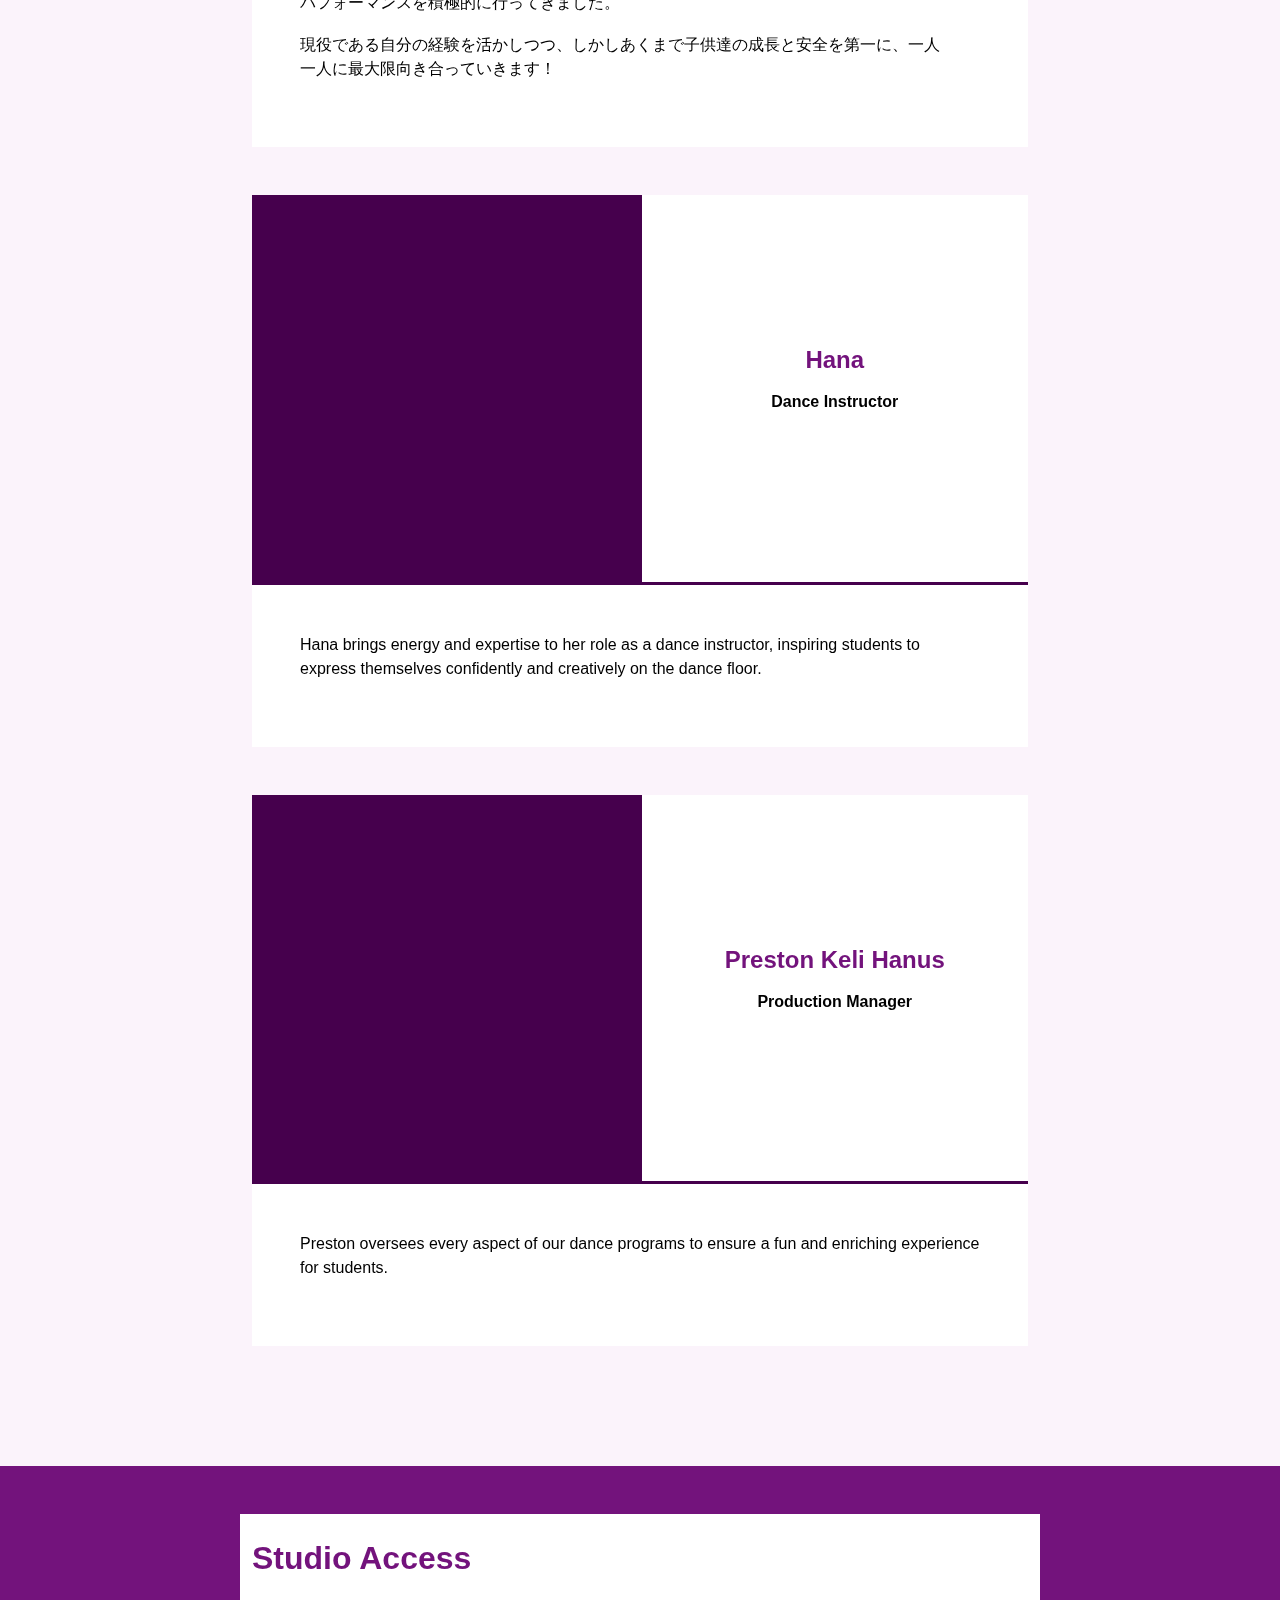
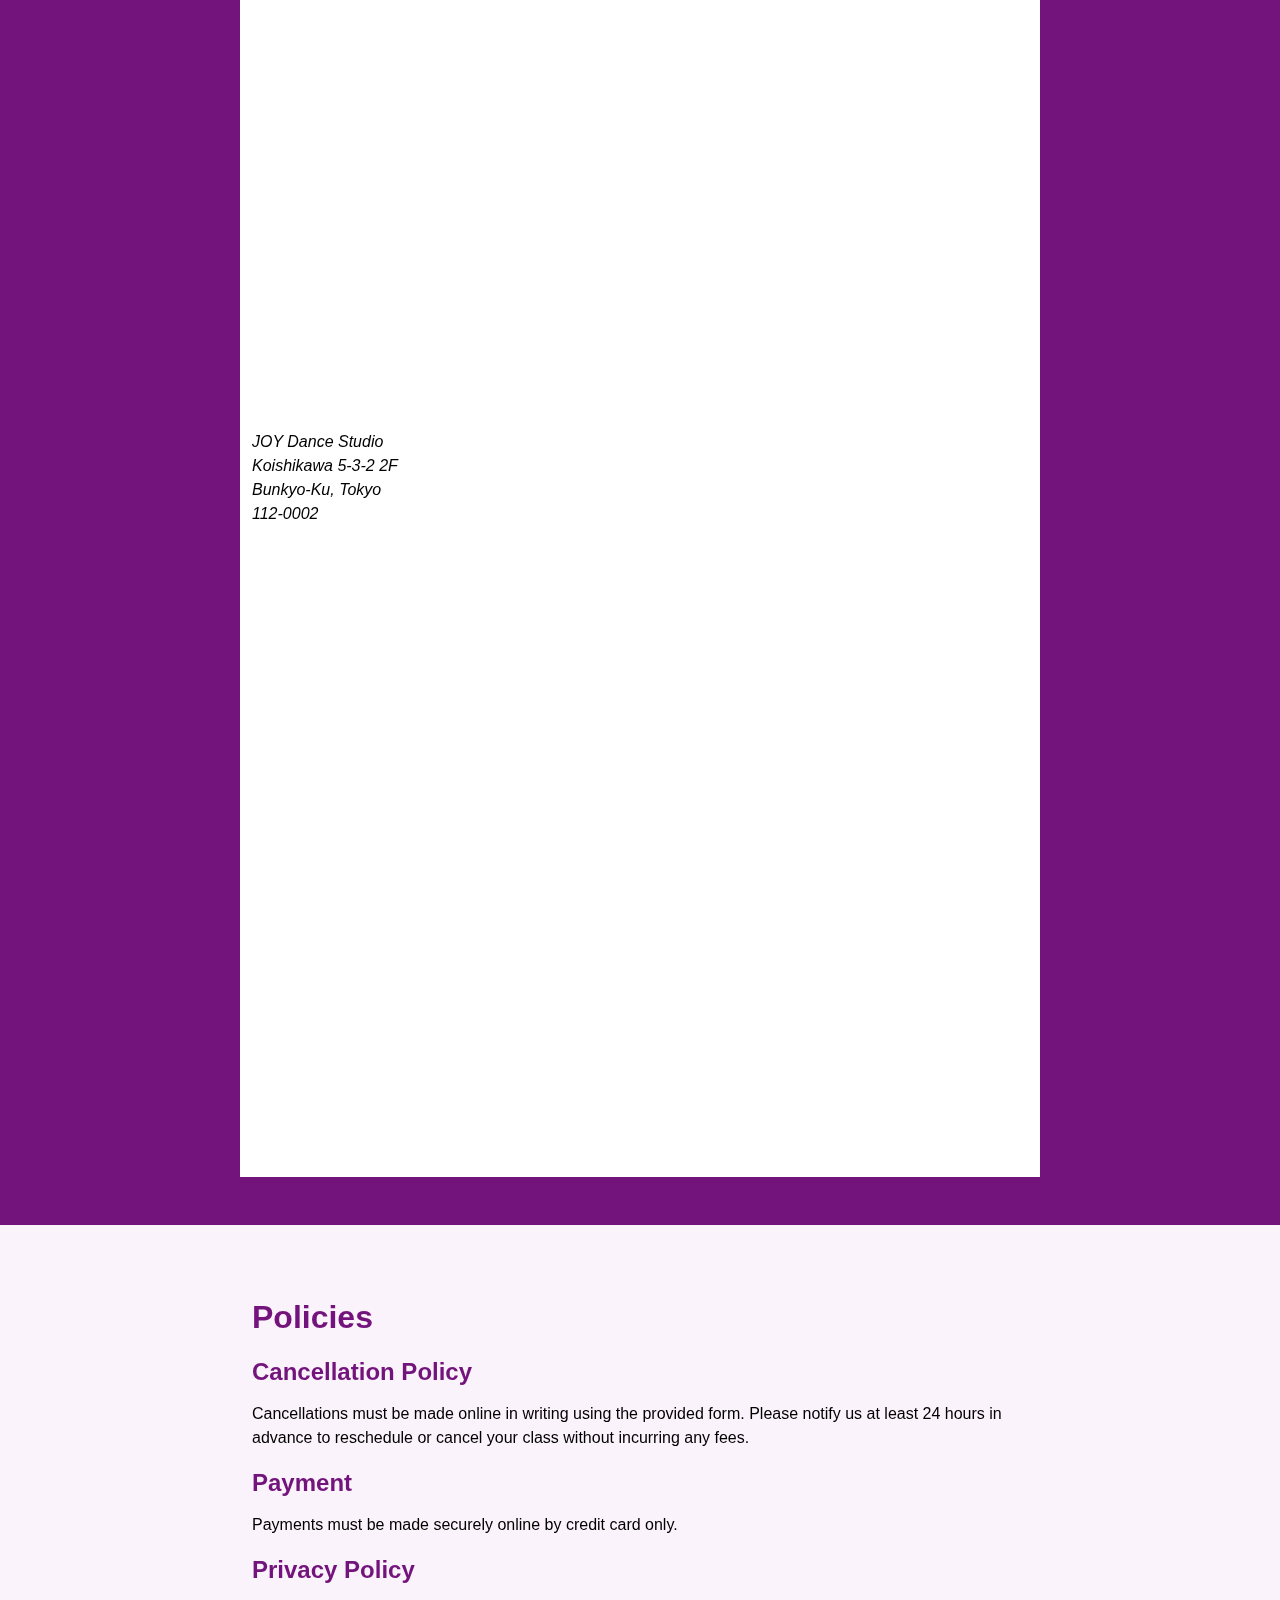
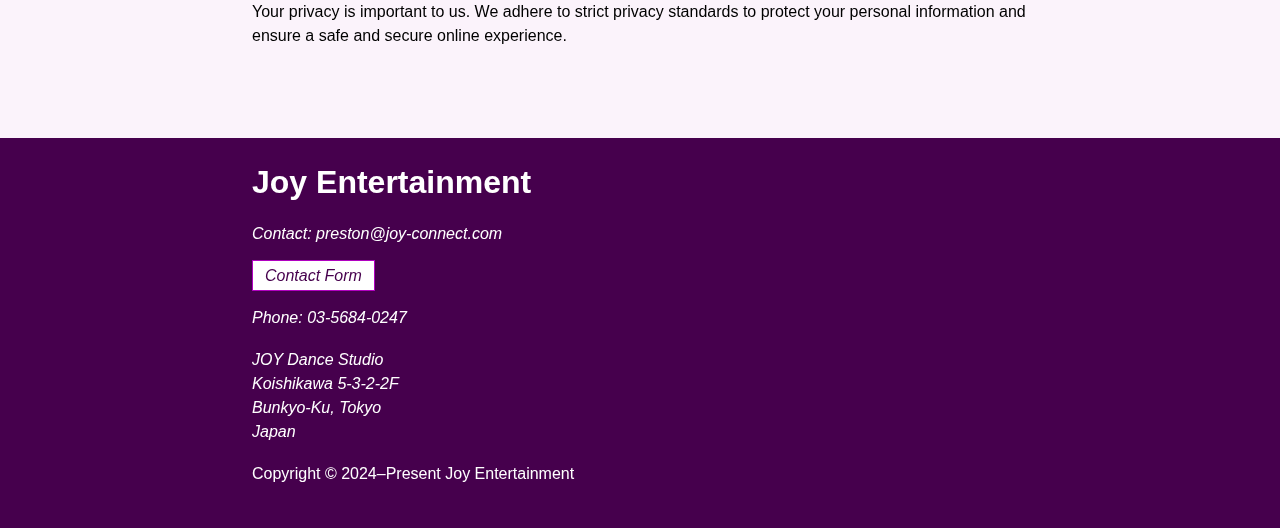
<file: en/index.html>
<!DOCTYPE html>
<!--Last Updated 20250411 1136-->
<html lang="en">
  <head>
    <meta charset="utf-8" />
    <title>JOY Dance Studio Bunkyo-Ku, Tokyo</title>
    <meta
      name="description"
      content="Unlock your child’s potential at Joy! Our popular dance classes feature Hip Hop, J-POP, and K-POP styles in a fun and encouraging environment. Children build confidence, express themselves, and develop lasting friendships—all through dance. Led by experienced instructors, Joy’s community is a place where every child can grow, shine, and discover the joy of movement."
    />

    <meta property="og:title" content="JOY Dance Studio in Bunkyo, Tokyo" />
    <meta
      property="og:description"
      content="Unlock your child’s potential at Joy! Hip Hop, J-POP, and K-POP dance classes designed to inspire confidence and creativity. Our experienced instructors support personal growth, friendship, and joy through dance."
    />
    <meta
      property="og:image"
      content="https://www.kidshiphoptokyo.com/images/joy-dance.png"
    />

    <meta name="twitter:title" content="JOY Dance Studio in Bunkyo, Tokyo" />
    <meta
      name="twitter:description"
      content="Unlock your child’s potential at Joy! Hip Hop, J-POP, and K-POP dance classes that help children grow in confidence, creativity, and community."
    />
    <meta
      property="twitter:image"
      content="https://www.kidshiphoptokyo.com/images/joy-dance.png"
    />
    <meta property="og:type" content="website" />
    <meta content="summary_large_image" name="twitter:card" />
    <meta content="width=device-width, initial-scale=1" name="viewport" />
    <!-- Fathom - beautiful, simple website analytics -->
    <script
      src="https://cdn.usefathom.com/script.js"
      data-site="ABCMPAXW"
      defer
    ></script>
    <!-- / Fathom -->
    <link
      rel="preload"
      as="image"
      href="/images/kids-hip-hop-dancers.avif"
      type="image/avif"
    />
    <link
      rel="alternate"
      href="https://www.kidshiphoptokyo.com/"
      hreflang="ja"
    />
    <link
      rel="alternate"
      href="https://www.kidshiphoptokyo.com/en/"
      hreflang="en"
    />

    <script type="application/ld+json">
      [
        {
          "@context": "https://schema.org",
          "@type": "LocalBusiness",
          "@id": "https://www.kidshiphoptokyo.com/#joy-dance-studio",
          "name": "JOY Dance Studio Bunkyo-Ku",
          "url": "https://www.kidshiphoptokyo.com",
          "telephone": "+81-3-5684-0247",
          "address": {
            "@type": "PostalAddress",
            "streetAddress": "Koishikawa 5-3-2-2F",
            "addressLocality": "Bunkyo-ku",
            "addressRegion": "Tokyo",
            "postalCode": "112-0002",
            "addressCountry": "JP"
          },
          "description": "Dance classes for children and teens, from 4 years old to high school. Styles include Hip Hop, K-POP, and J-POP in a fun, supportive environment.",
          "logo": "https://www.kidshiphoptokyo.com/images/joy-dance-logo.webp",
          "sameAs": [
            "https://www.instagram.com/joy_danceclass/",
            "https://www.facebook.com/kidshiphoptokyo/",
            "https://www.tiktok.com/@joydanceclass"
          ]
        },
        {
          "@context": "https://schema.org",
          "@type": "Offer",
          "name": "Free Registration Fee",
          "description": "Limited Time Offer – the registration fee to join the dance class is FREE!",
          "price": "0",
          "priceCurrency": "JPY",
          "validFrom": "2025-04-09",
          "validThrough": "2025-12-31",
          "availability": "https://schema.org/InStock",
          "seller": {
            "@id": "https://www.kidshiphoptokyo.com/#joy-dance-studio"
          }
        },

        {
          "@context": "https://schema.org",
          "@type": "Offer",
          "name": "1st Time Customer Free Trial Lesson",
          "description": "For first-time customers who want to try our lesson, we offer a free trial where kids can experience the class with their peers and full teacher support.",
          "price": "0",
          "priceCurrency": "JPY",
          "validFrom": "2025-04-09",
          "validThrough": "2025-12-31",
          "availability": "https://schema.org/InStock",
          "seller": {
            "@id": "https://www.kidshiphoptokyo.com/#joy-dance-studio"
          }
        },
        {
          "@context": "https://schema.org",
          "@type": "Offer",
          "name": "Friends & Family Referral Campaign",
          "description": "Sign up with or refer a friend or relative and you BOTH receive a ¥5,000 coupon!",
          "price": "0",
          "priceCurrency": "JPY",
          "validFrom": "2025-04-09",
          "validThrough": "2025-12-31",
          "availability": "https://schema.org/InStock",
          "seller": {
            "@id": "https://www.kidshiphoptokyo.com/#joy-dance-studio"
          }
        },
        {
          "@context": "https://schema.org",
          "@type": "Offer",
          "name": "SNS Follow Campaign",
          "description": "Follow our TikTok and Instagram accounts to receive a ¥1,000 coupon!",
          "price": "0",
          "priceCurrency": "JPY",
          "validFrom": "2025-04-09",
          "validThrough": "2025-12-31",
          "availability": "https://schema.org/InStock",
          "seller": {
            "@id": "https://www.kidshiphoptokyo.com/#joy-dance-studio"
          }
        }
      ]
    </script>
    <link rel="canonical" href="https://www.kidshiphoptokyo.com/en/" />
    <link rel="stylesheet" href="/style.css" />

    <link href="/favicon.png" rel="shortcut icon" type="image/x-icon" />
    <link href="/images/webclip.png" rel="apple-touch-icon" />
    <meta name="theme-color" content="#73137c" />
  </head>

  <body>
    <a href="#main-content" class="skip-link">Skip to main content</a>
    <section class="top-nav-wrap">
      <nav>
        <ul>
          <li class="button lesson-button">
            <a href="https://forms.good-schools.jp/joy-dance-studio"
              >Book a Lesson
            </a>
          </li>
          <li class="button language-toggle">
            <a href="https://www.kidshiphoptokyo.com" lang="ja"
              ><svg
                xmlns="http://www.w3.org/2000/svg"
                viewBox="0 0 512 512"
                height="100%"
                weight="100%"
              >
                <!--!Font Awesome Pro 6.7.2 by @fontawesome - https://fontawesome.com License - https://fontawesome.com/license (Commercial License) Copyright 2025 Fonticons, Inc.-->
                <path
                  d="M464 256c0-90.7-58.1-167.9-139.1-196.3l-16.4 40.9c-2.9 7.2-9 12.5-16.5 14.4l-17 4.3c-16.7 4.2-23.7 24-13.4 37.7l16.1 21.5c6.1 8.1 6.4 19.2 .8 27.7l-10.7 16.1C260.5 233.3 248 240 234.6 240l-2.3 0c-16.1 0-27.6 15.5-23 30.9l6 19.9c4.4 14.6-6.5 29.2-21.7 29.2c-10.7 0-20.6-6.1-25.4-15.7l-9.3-18.5c-7.3-14.7-26.9-17.8-38.4-6.2l-15.4 15.4c-5.7 5.7-13.8 8.1-21.7 6.6l-31.7-6.3C70 391.3 154.5 464 256 464c48.1 0 92.3-16.3 127.5-43.7l-5.9-4.3L359 422.9c-19.8 7.4-41.8-1.9-50.4-21.1L303 389.4c-8.5-18.9-1.1-41.2 17-51.3L356.2 318c2.3-1.3 4.3-3.1 5.7-5.3l6.1-9.5c6-9.4 16.4-15.1 27.6-15.1s21.6 5.7 27.6 15.1l2 3.1c3.7 5.8 10.8 8.6 17.5 6.7l14.6-4.1c4.4-16.9 6.8-34.5 6.8-52.8zM0 256a256 256 0 1 1 512 0A256 256 0 1 1 0 256zm163.9 80.5l32 8c8.6 2.1 13.8 10.8 11.6 19.4s-10.8 13.8-19.4 11.6l-32-8c-8.6-2.1-13.8-10.8-11.6-19.4s10.8-13.8 19.4-11.6zm84.2 11c-8.6-2.1-13.8-10.8-11.6-19.4l8-32c2.1-8.6 10.8-13.8 19.4-11.6s13.8 10.8 11.6 19.4l-8 32c-2.1 8.6-10.8 13.8-19.4 11.6zM350.3 135.2l-16 32c-4 7.9-13.6 11.1-21.5 7.2s-11.1-13.6-7.2-21.5l16-32c4-7.9 13.6-11.1 21.5-7.2s11.1 13.6 7.2 21.5z"
                />
              </svg>
              日本語</a
            >
          </li>
        </ul>
      </nav>
    </section>
    <header>
      <aside aria-label="Special Campaign">
        <div class="gradient-overlay"></div>

        <img
          src="/images/joy-dance-logo.avif"
          alt="JOY Dance Studio Logo"
          width="500"
          height="333"
          loading="eager"
        />
        <p>Registration Fee is FREE!</p>
        <p>Scroll down to view our latest campaigns!</p>
      </aside>
      <nav aria-label="Social Media Links" class="social-links">
        <ul>
          <li>
            <a
              href="https://www.tiktok.com/@joydanceclass"
              data-social="tiktok"
              aria-label="TikTok"
            >
            </a>
          </li>
          <li>
            <a
              href="https://www.facebook.com/kidshiphoptokyo/"
              data-social="facebook"
              aria-label="Facebook"
            >
            </a>
          </li>
          <li>
            <a
              href="https://www.instagram.com/joy_danceclass/"
              data-social="instagram"
              aria-label="Instagram"
            >
            </a>
          </li>
        </ul>
      </nav>
    </header>
    <main id="main-content">
      <!-- Special Campaigns -->

      <section class="campaigns">
        <div class="container">
          <h2>SPECIAL CAMPAIGNS!</h2>

          <ul class="campaign-list">
            <li>
              <h3>Free Registration Fee</h3>
              <p>
                Limited Time Offer, the registration fee to join the dance class
                is FREE!
              </p>
            </li>

            <li>
              <h3>1st Time Customer Free Trial Lesson</h3>
              <p>
                For first-time customers who want to try our lesson, we offer a
                free trial where kids can experience the class with their peers
                and the full support of our teachers!
              </p>
            </li>

            <li>
              <h3>Friends & Family Referral Campaign</h3>
              <p>
                When you sign up with a friend, or a relative , or simply refer
                them to JOY Dance, you BOTH receive a ¥5,000 coupon!
              </p>
            </li>

            <li>
              <h3>SNS Follow Campaign</h3>
              <p>Follow our TikTok and Instagram to receive a ¥1,000 coupon!</p>
            </li>
          </ul>
          <footer>
            <p>
              If you’re interested in any of our campaigns, feel free to reach
              out to us through our contact form!
            </p>
            <a
              href="https://forms.good-schools.jp/joy-dance-studio"
              class="button otoiawase"
              >Contact Form</a
            >
          </footer>
        </div>
      </section>

      <!-- About JOY Dance Studio -->
      <section class="about">
        <div class="container">
          <h1>Hip Hop, J-POP, and K-POP at Joy!</h1>
          <p>
            Unlock Your Child's Potential! Transformative Dance Classes
            Featuring Hip Hop, J-POP, and K-POP at Joy
          </p>

          <p>
            At Joy Entertainment Company, we understand the desire for your
            child to thrive, express themselves, and build confidence. Our
            transformative dance classes, featuring the latest in Hip Hop,
            J-POP, and K-POP styles, offer more than just movement; they provide
            a nurturing environment where children can discover their passion,
            develop essential skills, and cultivate friendships. With
            experienced instructors and a supportive community, we ensure that
            every child experiences personal growth, joy, and fulfillment
            through dance.
          </p>
          <!-- Tiktok Embed -->
          <div class="jd-tiktok-embed">
            <a
              href="https://www.tiktok.com/@joydanceclass/video/7374714954781347088"
            >
              <img src="/images/tiktok.avif" height="1375" width="642"
            /></a>
          </div>
        </div>
      </section>
      <!-- Class Details -->
      <section class="class-details">
        <div class="container">
          <h2>JOY Dance Class New Classes Starting Sep. 2024!</h2>
          <p>
            In these classes, we will help kids learn the latest dance moves
            from J-POP, K-POP, and Hip-Hop. Conducted in English (with Japanese
            support available), our classes provide a fun and friendly
            environment where children can practice their English skills and
            create unforgettable summer memories with their peers.
          </p>

          <article>
            <h3>Elementary Class</h3>

            <dl>
              <dt>Ages</dt>
              <dd>Elementary Students (Grade 1 to Grade 6)</dd>

              <dt>Class Dates & Time</dt>
              <dd>
                <ul>
                  <li>FRIDAY: 18:00 ~ 19:00</li>
                  <li>SATURDAY: 13:00 ~ 14:00</li>
                </ul>
              </dd>

              <dt>Fee</dt>
              <dd>¥6,900/Month = 4 classes (¥1,725 per class)）</dd>

              <dt>Details</dt>
              <dd class="details">
                <ul>
                  <li>Payments via credit card only.</li>
                  <li>
                    Please bring a water bottle, towel, and comfortable outfit
                    for class.
                  </li>
                  <li>
                    Class size is limited to low student numbers, therefore,
                    some dates may already be full.
                  </li>
                </ul>
              </dd>
            </dl>

            <footer>
              <p>
                Your submission will be reviewed, and you will receive a
                confirmation email with class dates and invoice with a Credit
                Card Payment Link.
              </p>
              <p>Let's get started!</p>
              <a
                class="button signup"
                href="https://forms.good-schools.jp/joy-dance-studio"
                >Book a Lesson</a
              >
              <a
                class="button otoiawase"
                href="https://forms.good-schools.jp/joy-dance-studio"
                >Contact Form</a
              >
            </footer>
          </article>
          <article>
            <h3>Kindergarten Class</h3>
            <dl>
              <dt>Ages</dt>
              <dd>Kindergarten Students ages 4 - 6</dd>

              <dt>Class Dates & Time</dt>
              <dd>
                <ul>
                  <li>Wednesday: 14:00~15:30</li>
                </ul>
              </dd>

              <dt>Fee</dt>
              <dd>
                <ul>
                  <li>
                    ¥3,000/Class (Includes taking children to and from the main
                    school to the JOY Dance Studio and back.)
                  </li>
                  <li>1st Term: 16 classes/¥48,000</li>
                </ul>
              </dd>

              <dt>Details</dt>
              <dd class="details">
                <ul>
                  <li>Payments via credit card only.</li>
                  <li>
                    Please bring a water bottle, towel, and comfortable outfit
                    for class.
                  </li>
                  <li>
                    Class size is limited to low student numbers, therefore,
                    some dates may already be full.
                  </li>
                </ul>
              </dd>
            </dl>
            <footer>
              <p>
                Your submission will be reviewed, and you will receive a
                confirmation email with class dates and invoice with a Credit
                Card Payment Link.
              </p>
              <p>Let's get started!</p>
              <a
                class="button signup"
                href="https://forms.good-schools.jp/joy-dance-studio"
                >Book a Lesson</a
              >
              <a
                class="button otoiawase"
                href="https://forms.good-schools.jp/joy-dance-studio"
                >Contact Form</a
              >
            </footer>
          </article>
        </div>
      </section>
      <!-- Instructors -->
      <section class="instructors">
        <div class="container">
          <h2>Instructors</h2>

          <article>
            <div class="bio">
              <img
                src="/images/nakamizo-kento.avif"
                width="1000"
                height="1000"
                loading="lazy"
                alt="Kento Nakamizo, dance instructor at JOY Dance Studio"
              />
              <section class="instructor-name">
                <h3>Kento Nakamizo</h3>
                <p><strong>‍Dance Instructor </strong></p>
              </section>
            </div>
            <section class="introduction">
              <p>初めまして！</p>
              <p lang="ja"><span lang="en">Kento Nakamizo</span>です！</p>
              <p lang="ja">
                僕はダンス専門学校卒業後、様々な仕事に携わってきました。TV番組でのバックダンスやインストラクター業、CM出演、MV出演、舞台出演...etc
              </p>
              <p lang="ja">
                また、普段都内ではショーケースやナンバー出展、バトルやコンテストジャッジなどパフォーマンスを積極的に行ってきました。
              </p>
              <p lang="ja">
                現役である自分の経験を活かしつつ、しかしあくまで子供達の成長と安全を第一に、一人一人に最大限向き合っていきます！
              </p>
            </section>
          </article>

          <article>
            <div class="bio">
              <img
                src="/images/hana-dance-instructor.avif"
                width="1000"
                height="1000"
                loading="lazy"
                alt="Hana, dance instructor at JOY Dance Studio"
              />

              <section class="instructor-name">
                <h3>Hana</h3>
                <p><strong>‍Dance Instructor </strong></p>
              </section>
            </div>
            <section class="introduction">
              <p>
                Hana brings energy and expertise to her role as a dance
                instructor, inspiring students to express themselves confidently
                and creatively on the dance floor.
              </p>
            </section>
          </article>

          <article>
            <div class="bio">
              <img
                src="/images/preston-director.avif"
                width="1000"
                height="1000"
                loading="lazy"
                alt="Preston Keli Hanus, production manager at JOY Dance Studio"
              />
              <section class="instructor-name">
                <h3>‍Preston Keli Hanus</h3>
                <p><strong>Production Manager </strong></p>
              </section>
            </div>
            <section class="introduction">
              <p>
                Preston oversees every aspect of our dance programs to ensure a
                fun and enriching experience for students.
              </p>
            </section>
          </article>
        </div>
      </section>
      <!-- Access -->
      <section class="access">
        <div class="container">
          <h2>Studio Access</h2>
          <img
            src="/images/joy-studio-dance-space.avif"
            alt="Interior of JOY Dance Studio"
            loading="lazy"
            width="1200"
            height="630"
          />
          <div class="location">
            <address>
              JOY Dance Studio<br />

              Koishikawa 5-3-2 2F <br />
              Bunkyo-Ku, Tokyo<br />
              112-0002
            </address>
            <img
              class="map"
              src="/images/joy-studios-map.avif"
              alt="Map showing the location of JOY Dance Studio in Bunkyo, Tokyo"
              loading="lazy"
              width="1000"
              height="644"
            />
          </div>
          <iframe
            src="https://www.google.com/maps/embed?pb=!1m14!1m8!1m3!1d809.8492573259814!2d139.739053!3d35.716453!3m2!1i1024!2i768!4f13.1!3m3!1m2!1s0x60188dae82a8fb87%3A0x769dd1a6f077b19!2sJoy%20Studios!5e0!3m2!1sen!2sjp!4v1744170027984!5m2!1sen!2sjp"
            width="600"
            height="450"
            style="border: 0"
            allowfullscreen=""
            loading="lazy"
            referrerpolicy="no-referrer-when-downgrade"
          ></iframe>
        </div>
      </section>
      <!-- Policies -->
      <section>
        <div class="container">
          <h2>Policies</h2>

          <article>
            <h3>Cancellation Policy</h3>
            <p>
              Cancellations must be made online in writing using the provided
              form. Please notify us at least 24 hours in advance to reschedule
              or cancel your class without incurring any fees.
            </p>
          </article>

          <article>
            <h3>Payment</h3>
            <p>Payments must be made securely online by credit card only.</p>
          </article>

          <article>
            <h3>Privacy Policy</h3>
            <p>
              Your privacy is important to us. We adhere to strict privacy
              standards to protect your personal information and ensure a safe
              and secure online experience.
            </p>
          </article>
        </div>
      </section>
    </main>
    <footer>
      <div class="container">
        <h2>Joy Entertainment</h2>

        <address>
          <p>
            Contact:
            <a href="mailto:preston@joy-connect.com">preston@joy-connect.com</a>
          </p>
          <p>
            <a
              class="button otoiawase"
              href="https://forms.good-schools.jp/joy-dance-studio"
              >Contact Form</a
            >
          </p>
          <p>Phone: <a href="tel:0356840247">03-5684-0247</a></p>

          <p>
            JOY Dance Studio<br />
            Koishikawa 5-3-2-2F<br />
            Bunkyo-Ku, Tokyo<br />
            Japan
          </p>
        </address>

        <p>Copyright © 2024–Present Joy Entertainment</p>
      </div>
    </footer>
  </body>
</html>
</file>
<file: style.css>
/* last updated 20250411 1137 */
*,
*::before,
*::after {
  box-sizing: border-box;
}

/* 2. Remove default margin */
* {
  margin: 0;
}

/* 3. Enable keyword animations */
@media (prefers-reduced-motion: no-preference) {
  html {
    interpolate-size: allow-keywords;
  }
}

body {
  /* 5. Improve text rendering */
  -webkit-font-smoothing: antialiased;
  position: relative;
}

/* 6. Improve media defaults */
img,
picture,
video,
canvas,
svg {
  display: block;
  max-width: 100%;
}

svg {
  fill: currentColor;
  height: 0.85rem;
  width: auto;
}

/* 7. Inherit fonts for form controls */
input,
button,
textarea,
select {
  font: inherit;
}

/* 8. Avoid text overflows */
p,
h1,
h2,
h3,
h4,
h5,
h6 {
  overflow-wrap: break-word;
}

/* 9. Improve line wrapping */
p {
  text-wrap: pretty;
}
h1,
h2,
h3,
h4,
h5,
h6 {
  text-wrap: balance;
}

/*
  10. Create a root stacking context
*/
#root,
#__next {
  isolation: isolate;
}

:root {
  --color-primary-darkest: oklch(28.2% 0.133 323.78);
  --color-primary-dark: oklch(40.5% 0.174 324.12);
  --color-primary-darker: oklch(47.62% 0.22 323.84);
  --color-primary: oklch(54.38% 0.255 324.02);
  --color-primary-light: oklch(89.09% 0.095 324.05);
  --color-primary-lighter: oklch(92.43% 0.06 324.32);
  --color-primary-lightest: oklch(97.26% 0.014 325.68);
  --color-gray-darkest: oklch(28.09% 0.038 262.78);
  --color-gray-darker: oklch(56.39% 0.037 262.56);
  --color-gray-dark: oklch(66.15% 0.034 263.43);
  --color-gray: oklch(81.59% 0.024 264.43);
  --color-gray-light: oklch(89.67% 0.015 264.49);
  --color-gray-lighter: oklch(97.82% 0.003 247.86);
  --color-gray-lightest: oklch(1 0 0);
  --rhythm: 1.5em;
}

body {
  display: flex;
  flex-direction: column;
  grid-template-rows: auto 1fr auto;
  word-break: auto-phrase;
  min-height: 100dvh;
  font-family: -apple-system, BlinkMacSystemFont, "Hiragino Sans",
    "Hiragino Kaku Gothic ProN", "ヒラギノ角ゴ Pro W3", "Noto Sans JP",
    "游ゴシック体", "Yu Gothic", YuGothic, sans-serif;
  line-height: var(--rhythm);
  text-box: trim-both cap alphabetic;
}

ul,
li {
  list-style: none;
  padding: 0;
  margin: 0;
}

.button {
  padding-inline: 0.5lh;
  padding-block: 0.25lh;
  margin: 0.5lh;
}

.button.lesson-button {
  background-color: var(--color-gray-lightest);
  color: var(--color-primary);
}

.button.lesson-button:hover {
  background-color: var(--color-primary);
  color: var(--color-gray-lightest);
}

.button.language-toggle {
  color: var(--color-gray-lightest);

  a {
    display: flex;
    align-items: center;
    gap: 0.25lh;
  }
}

.language-toggle:hover {
  background-color: var(--color-primary);
}

.lines {
  position: absolute;
  top: 0;
  left: 0;
  width: 100%;
  height: 100%;
  pointer-events: none;
  z-index: 100;

  div {
    height: calc(var(--rhythm) / 2);
    position: relative;
  }

  div::after {
    content: "";
    position: absolute;
    bottom: 0;
    left: 0;
    width: 100%;
    height: 1px;
    background-color: rgba(0, 0, 0, 0.1); /* Subtle line for high-DPI screens */
  }
}

.campaigns footer {
  display: flex;
  flex-direction: column;
  align-items: center;

  a {
    background-color: var(--color-primary);
    color: var(--color-gray-lightest);
    text-decoration: none;
  }
}

.top-nav-wrap {
  display: block;
  position: sticky;
  top: 0;
  z-index: 1000; /* make sure it stays above other content */
  background-color: var(--color-primary-dark);
}

a {
  text-decoration: none;
  transition: 0.3s;
  color: inherit;
}

nav ul {
  display: flex;
  list-style: none;
  padding: 0;
  margin-inline: auto;
  width: 100%;
  max-width: 800px;
  justify-content: space-between;
  align-items: stretch;
}

aside {
  height: clamp(60dvh, 16lh, 80dvh);
  position: relative;
  background-image: url("images/kids-hip-hop-dancers.avif");
  background-size: cover;
  background-position: center;
  overflow: hidden;
  display: flex;
  flex-direction: column;
  justify-content: center;
  align-items: center;
  padding: 20px;
  font-size: 1.25rem;
  font-weight: 600;
  color: var(--color-gray-lightest);
  text-align: center;
}

aside img {
  max-width: 300px;
}

.gradient-overlay {
  position: absolute;
  inset: 0;
  background-image: linear-gradient(
    300deg,
    oklch(0.62 0.1239 230.61),
    oklch(0.55 0.2589 323.82),
    oklch(0.46 0.2872 267.88)
  );
  background-size: 180% 180%;
  animation: gradient-animation 24s ease infinite;
  opacity: 1;
  pointer-events: none;
  z-index: 0;
  mix-blend-mode: multiply;
}

aside > *:not(.gradient-overlay) {
  position: relative;
  z-index: 1;
}

@keyframes gradient-animation {
  0% {
    background-position: 0% 50%;
  }
  50% {
    background-position: 100% 50%;
  }
  100% {
    background-position: 0% 50%;
  }
}

body main section.about,
body main section.about > .container {
  background-color: var(--color-gray-lightest);
}

h2[lang="en"] {
  line-height: 1;
}
.social-links {
  background-color: var(--color-gray-lightest);

  & li {
    margin: 0.5lh;
    background-color: var(--color-gray-lightest);
    transition: 0.3s;
  }

  & li:hover {
    background-color: var(--color-primary);
  }

  & ul {
    justify-content: center;
  }

  & a {
    height: 2lh;
    width: 2lh;
    display: block;
    background-color: var(--color-primary);
    mask: var(--svg);
    mask-position: center;
    mask-repeat: no-repeat;
    mask-size: auto 1.5lh;
    transition: 0.3s;
  }

  & a:hover {
    background-color: var(--color-gray-lightest);
  }

  & a[data-social="tiktok"] {
    --svg: url('data:image/svg+xml, <svg xmlns="http://www.w3.org/2000/svg" viewBox="0 0 448 512" width="100%" height="100%" display="block" ><!--!Font Awesome Free 6.5.2 by @fontawesome - https://fontawesome.com License - https://fontawesome.com/license/free Copyright 2024 Fonticons, Inc.--><path  d="M448 209.9a210.1 210.1 0 0 1 -122.8-39.3V349.4A162.6 162.6 0 1 1 185 188.3V278.2a74.6 74.6 0 1 0 52.2 71.2V0l88 0a121.2 121.2 0 0 0 1.9 22.2h0A122.2 122.2 0 0 0 381 102.4a121.4 121.4 0 0 0 67 20.1z" ></path></svg>');
  }

  & a[data-social="facebook"] {
    --svg: url('data:image/svg+xml,<svg xmlns="http://www.w3.org/2000/svg" viewBox="0 0 320 512" width="100%" height="100%" display="block" ><!--!Font Awesome Free 6.5.2 by @fontawesome - https://fontawesome.com License - https://fontawesome.com/license/free Copyright 2024 Fonticons, Inc.--><path d="M80 299.3V512H196V299.3h86.5l18-97.8H196V166.9c0-51.7 20.3-71.5 72.7-71.5c16.3 0 29.4 .4 37 1.2V7.9C291.4 4 256.4 0 236.2 0C129.3 0 80 50.5 80 159.4v42.1H14v97.8H80z" ></path></svg>');
  }

  & a[data-social="instagram"] {
    --svg: url('data:image/svg+xml, <svg xmlns="http://www.w3.org/2000/svg" viewBox="0 0 448 512" width="100%" height="100%" display="block" ><!--!Font Awesome Free 6.6.0 by @fontawesome - https://fontawesome.com License - https://fontawesome.com/license/free Copyright 2024 Fonticons, Inc.--><path d="M224.1 141c-63.6 0-114.9 51.3-114.9 114.9s51.3 114.9 114.9 114.9S339 319.5 339 255.9 287.7 141 224.1 141zm0 189.6c-41.1 0-74.7-33.5-74.7-74.7s33.5-74.7 74.7-74.7 74.7 33.5 74.7 74.7-33.6 74.7-74.7 74.7zm146.4-194.3c0 14.9-12 26.8-26.8 26.8-14.9 0-26.8-12-26.8-26.8s12-26.8 26.8-26.8 26.8 12 26.8 26.8zm76.1 27.2c-1.7-35.9-9.9-67.7-36.2-93.9-26.2-26.2-58-34.4-93.9-36.2-37-2.1-147.9-2.1-184.9 0-35.8 1.7-67.6 9.9-93.9 36.1s-34.4 58-36.2 93.9c-2.1 37-2.1 147.9 0 184.9 1.7 35.9 9.9 67.7 36.2 93.9s58 34.4 93.9 36.2c37 2.1 147.9 2.1 184.9 0 35.9-1.7 67.7-9.9 93.9-36.2 26.2-26.2 34.4-58 36.2-93.9 2.1-37 2.1-147.8 0-184.8zM398.8 388c-7.8 19.6-22.9 34.7-42.6 42.6-29.5 11.7-99.5 9-132.1 9s-102.7 2.6-132.1-9c-19.6-7.8-34.7-22.9-42.6-42.6-11.7-29.5-9-99.5-9-132.1s-2.6-102.7 9-132.1c7.8-19.6 22.9-34.7 42.6-42.6 29.5-11.7 99.5-9 132.1-9s102.7-2.6 132.1 9c19.6 7.8 34.7 22.9 42.6 42.6 11.7 29.5 9 99.5 9 132.1s2.7 102.7-9 132.1z" ></path></svg>');
  }
}

h1,
h2 {
  font-size: 2rem;
}

h3 {
  font-size: 1.5rem;
}

h1,
h2,
h3 {
  color: var(--color-primary-dark);
  margin-block-end: 0.5lh;
  line-height: 1.25;
}

section {
  display: flex;
  justify-content: center;
}

main {
  flex: 1;

  & section {
    padding-block: 2lh;
  }

  & section:nth-child(odd) {
    background-color: var(--color-primary-dark);
  }

  & section:nth-child(even) {
    background-color: var(--color-primary-lightest);

    & .container {
      background-color: var(--color-primary-lightest);
    }
  }
}

p {
  margin-block-end: 0.75lh;
}

img {
  max-width: 100%;
  height: auto;
  vertical-align: middle;
  background-repeat: no-repeat;
  background-size: cover;
}
.skip-link {
  position: absolute;
  top: -40px;
  left: 0;
  background: #000;
  color: #fff;
  padding: 0.5rem 1rem;
  z-index: 1000;
  text-decoration: none;
  transition: top 0.3s;
}

.skip-link:focus {
  top: 0;
}

.jd-tiktok-embed {
  display: flex;
  justify-content: center;

  & img {
    max-height: 21lh;
    width: auto;
    margin-block-start: 2lh;
    box-shadow: 0px 1px 1px rgba(0, 0, 0, 0.03),
      0px 3px 6px rgba(50, 18, 66, 0.139);
    transition: transform 0.2s ease;
  }

  & a:hover img {
    transform: scale(1.01);
  }
}

.campaign-list {
  display: flex;
  gap: 1lh;
  flex-direction: column;
  margin-block-end: 2lh;

  & li {
    background-color: white;
    box-shadow: 0px 1px 1px rgba(0, 0, 0, 0.03),
      0px 3px 6px rgba(50, 18, 66, 0.139);
    border-bottom-right-radius: 0.25lh;
    display: flex;
    flex-direction: column;
    align-items: start;

    & h3 {
      background-color: var(--color-primary-darker);

      color: var(--color-gray-lightest);
      font-size: 1.25rem;
      /* padding-inline-start: 0.5lh;
      padding-inline-end: 2lh;
      padding-block: 0.125lh; */
      padding: 0.25lh;
      padding-inline-end: 1lh;
      font-style: italic;
      clip-path: polygon(0 0, 0 100%, 95% 100%, 100% 0);
      margin-block-end: 0;
      border-top-left-radius: 0.25lh;
    }

    & p {
      padding: 0.75lh;
      margin: 0;
    }
  }
}
.container {
  width: auto;
  max-width: 800px;
  margin: 0 0.5lh;
  background-color: var(--color-gray-lightest);
  padding-block: 1lh;
  padding-inline: 0.5lh;
}

.container:has(.jd-tiktok-embed) {
  display: flex;
  flex-direction: column;
  align-items: center;
}

body main .class-details {
  background-color: var(--color-primary-lightest);

  & .container {
    background-color: inherit;
  }
  & article {
    border: 1px solid var(--color-primary);
    background-color: var(--color-gray-lightest);
    padding: 1lh;
    margin-block-end: 1lh;

    & footer {
      display: flex;
      justify-content: start;
      flex-direction: column;
      align-items: flex-start;
    }

    & footer a {
      margin-inline-start: 0;
    }

    & .details {
      grid-column: span 2;

      & li {
        list-style: disc;
        margin-inline-start: 1lh;
      }
    }
  }

  & dl {
    display: grid;
    grid-template-columns: 1fr 3fr;
    gap: 0.75lh;
    margin-block-end: 1lh;
  }

  & dt {
    text-align: right;
    color: var(--color-primary-darker);
    font-weight: 600;
    font-size: 0.85rem;
    line-height: 1.1;
  }
}

.button.otoiawase {
  border: 1px solid var(--color-primary);
  color: var(--color-primary);
  background-color: var(--color-gray-lightest);
}

.button.signup {
  color: var(--color-gray-lightest);
  background-color: var(--color-primary);
}

.instructors article {
  display: grid;
  grid-template-columns: 1fr;
  background-color: var(--color-gray-lightest);
  margin-block-end: 2lh;
  background-color: var(--color-primary-darkest);
  gap: 0.125lh;

  & .bio {
    display: grid;
    grid-template-columns: repeat(auto-fit, minmax(300px, 1fr));
    gap: 0.125lh;
  }

  & .introduction,
  & .instructor-name {
    background-color: var(--color-gray-lightest);
    display: flex;
    flex-direction: column;
    align-items: center;
    justify-content: center;
    padding: 2lh;
    text-align: left;
  }

  & span {
    display: inline;
  }
}

.access > .container {
  & address,
  & .map {
    flex: 1 1 300px;
  }

  & .location {
    display: grid;
    grid-template-columns: repeat(auto-fit, minmax(300px, 1fr));
    gap: 1lh;
    margin-block: 1lh;
  }
  & iframe {
    width: 100%;
  }
}

main + footer {
  display: flex;
  justify-content: center;
  color: var(--color-gray-lightest);
  background-color: var(--color-primary-darkest);
  .container {
    background-color: inherit;
    width: 100%;
    .button.otoiawase {
      margin-inline-start: 0;
      color: var(--color-primary-darkest);
    }

    & h2,
    & a {
      color: var(--color-gray-lightest);
    }
  }
}

aside::before {
  z-index: 0;
}

aside > * {
  position: relative;
  z-index: 1;
}
</file>
